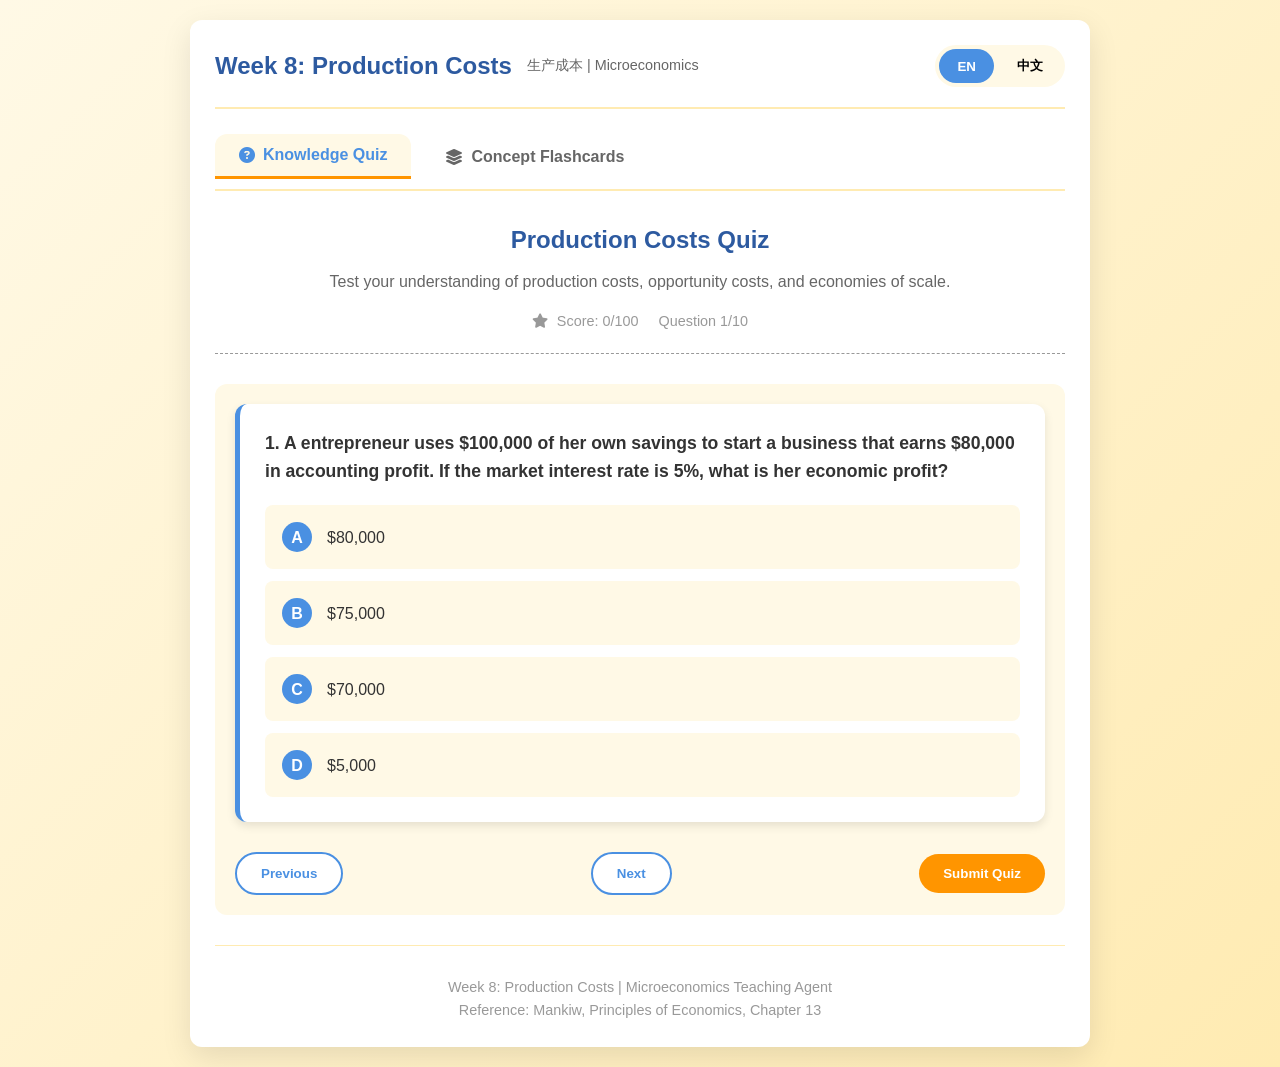
<file: index.html>
<!DOCTYPE html>
<html lang="en">
<head>
    <meta charset="UTF-8">
    <meta name="viewport" content="width=device-width, initial-scale=1.0">
    <title>Week 8: Production Costs | Microeconomics</title>
    <link rel="stylesheet" href="style.css">
    <link rel="stylesheet" href="https://cdnjs.cloudflare.com/ajax/libs/font-awesome/6.4.0/css/all.min.css">
    <style>
        :root{--primary-blue:#4A90E2;--primary-blue-dark:#2D5AA0;--accent-orange:#FF9500;--accent-orange-dark:#FF6B35;--bg-yellow-light:#FFF9E6;--bg-yellow-medium:#FFEBB2;--text-dark:#333;--text-medium:#666;--text-light:#999;--white:#fff;--shadow:rgba(0,0,0,.1);--border-radius:12px}
        *{margin:0;padding:0;box-sizing:border-box}
        body{font-family:Segoe UI,Tahoma,Geneva,Verdana,sans-serif;background:linear-gradient(135deg,var(--bg-yellow-light),var(--bg-yellow-medium));color:var(--text-dark);line-height:1.6;min-height:100vh;padding:20px}
        .container{max-width:900px;margin:0 auto;background:var(--white);border-radius:var(--border-radius);box-shadow:0 10px 30px var(--shadow);padding:25px}
        header{display:flex;justify-content:space-between;align-items:center;padding-bottom:20px;border-bottom:2px solid var(--bg-yellow-medium);margin-bottom:25px}
        .logo h1{font-size:1.5rem;color:var(--primary-blue-dark)}
        .logo .subtitle{font-size:0.9rem;color:var(--text-medium)}
        .language-switch{display:flex;gap:5px;background:var(--bg-yellow-light);border-radius:30px;padding:4px}
        .lang-btn{padding:8px 18px;border:none;background:transparent;border-radius:30px;font-weight:700;cursor:pointer;transition:all .3s}
        .lang-btn.active{background:var(--primary-blue);color:var(--white)}
        .lang-btn:hover:not(.active){background:var(--bg-yellow-medium)}
        .tabs{display:flex;gap:10px;margin-bottom:30px;border-bottom:2px solid var(--bg-yellow-medium);padding-bottom:10px}
        .tab-btn{padding:12px 24px;border:none;background:transparent;border-radius:var(--border-radius) var(--border-radius) 0 0;font-size:1rem;font-weight:600;color:var(--text-medium);cursor:pointer;display:flex;align-items:center;gap:8px;transition:all .3s}
        .tab-btn.active{color:var(--primary-blue);background:var(--bg-yellow-light);border-bottom:3px solid var(--accent-orange)}
        .tab-btn:hover:not(.active){color:var(--primary-blue-dark);background:var(--bg-yellow-light)}
        .tab-content{display:none;animation:fadeIn .5s}
        .tab-content.active{display:block}
        @keyframes fadeIn{from{opacity:0}to{opacity:1}}
        .quiz-header,.flashcards-header{text-align:center;margin-bottom:30px;padding-bottom:20px;border-bottom:1px dashed var(--text-light)}
        .quiz-header h2,.flashcards-header h2{color:var(--primary-blue-dark);margin-bottom:10px}
        .quiz-header p,.flashcards-header p{color:var(--text-medium);max-width:700px;margin:0 auto 15px}
        .quiz-meta,.flashcards-meta{display:flex;justify-content:center;gap:20px;font-size:.9rem;color:var(--text-light)}
        .quiz-container{padding:20px;background:var(--bg-yellow-light);border-radius:var(--border-radius);margin-bottom:30px}
        .question-card{background:var(--white);border-radius:var(--border-radius);padding:25px;margin-bottom:25px;box-shadow:0 4px 10px var(--shadow);border-left:5px solid var(--primary-blue)}
        .question-text{font-size:1.1rem;font-weight:600;margin-bottom:20px}
        .options{display:grid;grid-template-columns:1fr;gap:12px}
        .option{display:flex;align-items:center;padding:15px;background:var(--bg-yellow-light);border-radius:8px;cursor:pointer;transition:all .3s;border:2px solid transparent}
        .option:hover{background:var(--bg-yellow-medium)}
        .option.selected{border-color:var(--primary-blue);background:rgba(74,144,226,.1)}
        .option-letter{display:inline-flex;align-items:center;justify-content:center;width:30px;height:30px;background:var(--primary-blue);color:var(--white);border-radius:50%;margin-right:15px;font-weight:700}
        .option-text{flex:1}
        .quiz-controls{display:flex;justify-content:space-between;align-items:center;margin-top:30px}
        .quiz-controls button{padding:12px 24px;border:none;border-radius:30px;font-weight:600;cursor:pointer;transition:all .3s}
        #prev-btn,#next-btn{background:var(--white);color:var(--primary-blue);border:2px solid var(--primary-blue)}
        #prev-btn:hover,#next-btn:hover{background:var(--primary-blue);color:var(--white)}
        #submit-btn{background:var(--accent-orange);color:var(--white)}
        #submit-btn:hover{background:var(--accent-orange-dark)}
        #result-container{background:var(--white);border-radius:var(--border-radius);padding:30px;text-align:center;border:2px solid var(--bg-yellow-medium)}
        .score-display{margin:25px 0}
        .score-circle{width:150px;height:150px;border-radius:50%;background:linear-gradient(135deg,var(--primary-blue),var(--accent-orange));color:var(--white);display:flex;align-items:center;justify-content:center;font-size:2.5rem;font-weight:700;margin:0 auto 20px}
        #score-message{font-size:1.2rem;color:var(--text-medium)}
        #retry-btn{margin-top:20px;padding:12px 30px;background:var(--primary-blue);color:var(--white);border:none;border-radius:30px;font-weight:600;cursor:pointer}
        #retry-btn:hover{background:var(--primary-blue-dark)}
        .flashcards-container{padding:20px;background:var(--bg-yellow-light);border-radius:var(--border-radius)}
        .card-area{background:var(--white);border-radius:var(--border-radius);padding:40px;min-height:200px;display:flex;align-items:center;justify-content:center;text-align:center;box-shadow:0 4px 10px var(--shadow);margin-bottom:20px}
        .card-term h2{font-size:2.5rem;color:var(--primary-blue-dark);margin-bottom:10px}
        .card-term .hint{color:var(--text-light);font-size:.9rem}
        .card-nav{display:flex;justify-content:center;align-items:center;gap:20px;margin-bottom:20px}
        .card-nav button{padding:10px 20px;border:none;background:var(--white);color:var(--primary-blue);border:2px solid var(--primary-blue);border-radius:30px;font-weight:600;cursor:pointer}
        .card-nav button:hover{background:var(--primary-blue);color:var(--white)}
        .card-nav span{font-weight:600;color:var(--text-medium)}
        .card-controls{display:flex;justify-content:center;gap:15px;margin-bottom:20px}
        .card-controls button{padding:12px 24px;border:none;border-radius:30px;font-weight:600;cursor:pointer;display:flex;align-items:center;gap:8px}
        #flip-btn{background:var(--white);color:var(--primary-blue);border:2px solid var(--primary-blue)}
        #flip-btn:hover{background:var(--primary-blue);color:var(--white)}
        .master-btn{background:#4CAF50;color:var(--white)}
        .review-btn{background:#FF9800;color:var(--white)}
        .progress{margin-top:20px}
        .progress-bar{height:10px;background:var(--bg-yellow-medium);border-radius:5px;overflow:hidden}
        .progress-fill{height:100%;background:linear-gradient(90deg,var(--primary-blue),var(--accent-orange));transition:width .3s}
        .progress-labels{display:flex;justify-content:space-between;margin-top:10px;font-size:.9rem;color:var(--text-light)}
        .hidden{display:none!important}
        footer{text-align:center;padding-top:30px;margin-top:30px;border-top:1px solid var(--bg-yellow-medium);color:var(--text-light);font-size:.9rem}
        @media(max-width:768px){.container{padding:15px}header{flex-direction:column;gap:15px;text-align:center}.logo h1{font-size:1.3rem}.tabs{flex-wrap:wrap}.tab-btn{padding:10px 15px;font-size:.9rem}.question-card{padding:20px}.card-term h2{font-size:1.8rem}.quiz-controls{flex-direction:column;gap:15px}.quiz-controls button{width:100%}}}
    </style>
</head>
<body>
    <div class="container">
        <header>
            <div class="logo">
                <h1>Week 8: Production Costs</h1>
                <p class="subtitle">生产成本 | Microeconomics</p>
            </div>
            <div class="language-switch">
                <button id="lang-en" class="lang-btn active">EN</button>
                <button id="lang-cn" class="lang-btn">中文</button>
            </div>
        </header>
        
        <div class="tabs">
            <button class="tab-btn active" data-tab="quiz"><i class="fas fa-question-circle"></i> <span>Knowledge Quiz</span></button>
            <button class="tab-btn" data-tab="flashcards"><i class="fas fa-layer-group"></i> <span>Concept Flashcards</span></button>
        </div>
        
        <main>
            <div id="quiz-tab" class="tab-content active">
                <div class="quiz-header">
                    <h2>Production Costs Quiz</h2>
                    <p>Test your understanding of production costs, opportunity costs, and economies of scale.</p>
                    <div class="quiz-meta">
                        <span><i class="fas fa-star"></i> Score: <span id="score-value">0</span>/100</span>
                        <span id="question-counter">Question 1/26</span>
                    </div>
                </div>
                
                <div class="quiz-container">
                    <div id="question-container"></div>
                    <div class="quiz-controls">
                        <button id="prev-btn">Previous</button>
                        <button id="next-btn">Next</button>
                        <button id="submit-btn">Submit Quiz</button>
                    </div>
                </div>
                
                <div id="result-container" class="hidden">
                    <h3>Quiz Results</h3>
                    <div class="score-display">
                        <div class="score-circle"><span id="final-score">0</span>%</div>
                        <p id="score-message">Complete the quiz to see your score.</p>
                    </div>
                    <button id="retry-btn">Try Again</button>
                </div>
            </div>
            
            <div id="flashcards-tab" class="tab-content">
                <div class="flashcards-header">
                    <h2>Core Concepts Flashcards</h2>
                    <p>Flip cards to learn key production cost concepts. Bilingual definitions included.</p>
                    <div class="flashcards-meta">
                        <span><i class="fas fa-layer-group"></i> <span id="card-counter-text">Card 1 of 30</span></span>
                    </div>
                </div>
                
                <div class="flashcards-container">
                    <div class="card-nav">
                        <button id="prev-card">← Previous</button>
                        <span id="card-counter">1</span>
                        <button id="next-card">Next →</button>
                    </div>
                    
                    <div class="card-area" id="flashcard">
                        <div class="card-term">
                            <h2 id="term-display">Loading...</h2>
                            <p class="hint">Click to see definition</p>
                        </div>
                    </div>
                    <div id="card-definition" style="display:none;background:var(--white);padding:20px;border-radius:12px;margin-top:-20px;">
                        <p id="definition-cn" style="font-size:1.1rem;margin-bottom:10px;"></p>
                        <p id="definition-en" style="color:var(--text-medium);margin-bottom:15px;"></p>
                        <p id="example-text" style="background:var(--bg-yellow-light);padding:15px;border-radius:8px;"></p>
                    </div>
                    <div class="card-controls">
                        <button id="flip-btn">Flip Card</button>
                        <button id="master-btn" class="master-btn">Mark as Mastered</button>
                    </div>
                    <div class="progress">
                        <div class="progress-bar"><div class="progress-fill" id="progress-fill" style="width:3.3%;"></div></div>
                        <div class="progress-labels">
                            <span>Progress: <span id="progress-percent">3</span>%</span>
                            <span>Mastered: <span id="mastered-count">0</span>/30</span>
                        </div>
                    </div>
                </div>
            </div>
        </main>
        
        <footer>
            <p>Week 8: Production Costs | Microeconomics Teaching Agent</p>
            <p>Reference: Mankiw, Principles of Economics, Chapter 13</p>
        </footer>
    </div>

    <script>
        // Week 8 Production Costs Data
        const quizData = [
            {
                id: 101,
                question_en: "A entrepreneur uses $100,000 of her own savings to start a business that earns $80,000 in accounting profit. If the market interest rate is 5%, what is her economic profit?",
                question_cn: "一位企业家用她自己的10万美元储蓄创办了一家企业，赚取了8万美元的会计利润。如果市场利率是5%，她的经济利润是多少？",
                options_en: ["$80,000", "$75,000", "$70,000", "$5,000"],
                options_cn: ["80,000美元", "75,000美元", "70,000美元", "5,000美元"],
                answer: 3,
                explanation_en: "Economic profit = Accounting profit - Implicit costs. The implicit cost of using her own savings is $100,000 × 5% = $5,000 (forgone interest). Economic profit = $80,000 - $5,000 = $5,000.",
                explanation_cn: "经济利润 = 会计利润 - 隐性成本。使用自有储蓄的隐性成本是100,000 × 5% = 5,000美元（放弃的利息）。经济利润 = 80,000 - 5,000 = 5,000美元。"
            },
            {
                id: 102,
                question_en: "Which of the following is an example of an explicit cost?",
                question_cn: "以下哪项是显性成本的例子？",
                options_en: ["The owner's opportunity cost of time spent managing the business", "Foregone salary the owner could have earned elsewhere", "Wages paid to employees", "The owner's foregone rental income from using own property"],
                options_cn: ["业主花时间管理企业的机会成本", "业主在其他地方放弃的薪水", "支付给员工的工资", "业主使用自己房产放弃的租金收入"],
                answer: 2,
                explanation_en: "Explicit costs are actual cash payments. Wages paid to employees are direct monetary payments. Opportunity costs like foregone salary or rental income are implicit costs (non-cash).",
                explanation_cn: "显性成本是实际的现金支付。支付给员工的工资是直接的货币支付。像放弃的薪水或租金收入这样的机会成本是隐性成本（非现金）。"
            },
            {
                id: 103,
                question_en: "A bakery owner uses her own building for her bakery. The building could be rented for $2,000/month. This $2,000 is:",
                question_cn: "一位面包店老板用自己的建筑经营面包店。这栋建筑可以以每月2,000美元出租。这2,000美元是：",
                options_en: ["An explicit cost", "An implicit cost", "A variable cost", "A fixed cost"],
                options_cn: ["显性成本", "隐性成本", "可变成本", "固定成本"],
                answer: 1,
                explanation_en: "This is an implicit cost because it's an opportunity cost - the foregone rental income from using the building herself rather than renting it out. No actual cash payment is made.",
                explanation_cn: "这是隐性成本，因为它是机会成本——使用建筑而不是出租它的放弃租金收入。没有实际的现金支付。"
            },
            {
                id: 104,
                question_en: "Normal profit is defined as:",
                question_cn: "正常利润的定义是：",
                options_en: ["The minimum profit needed to keep entrepreneurs in the industry", "Revenue minus all explicit costs", "Revenue minus all costs including opportunity costs", "The profit earned when economic profit equals zero"],
                options_cn: ["保持企业家留在该行业所需的最低利润", "收入减去所有显性成本", "收入减去包括机会成本在内的所有成本", "经济利润等于零时获得的利润"],
                answer: 3,
                explanation_en: "Normal profit equals the total opportunity cost of production, including both explicit and implicit costs. When economic profit = 0, the firm is earning exactly its normal profit - enough to stay in business but no more than the next best alternative.",
                explanation_cn: "正常利润等于生产的总机会成本，包括显性成本和隐性成本。当经济利润=0时，企业获得的正好是正常利润——足以留在行业中但不超过次优选择。"
            },
            {
                id: 105,
                question_en: "A firm has total revenue of $500,000, explicit costs of $300,000, and implicit costs of $250,000. What is the accounting profit and economic profit?",
                question_cn: "某企业有50万美元的总收入，30万美元的显性成本和25万美元的隐性成本。会计利润和经济利润是多少？",
                options_en: ["Accounting profit = $200,000; Economic profit = -$50,000", "Accounting profit = $200,000; Economic profit = $50,000", "Accounting profit = $550,000; Economic profit = $300,000", "Accounting profit = $200,000; Economic profit = $0"],
                options_cn: ["会计利润=200,000美元；经济利润=-50,000美元", "会计利润=200,000美元；经济利润=50,000美元", "会计利润=550,000美元；经济利润=300,000美元", "会计利润=200,000美元；经济利润=0美元"],
                answer: 0,
                explanation_en: "Accounting profit = Total Revenue - Explicit costs = $500,000 - $300,000 = $200,000. Economic profit = Accounting profit - Implicit costs = $200,000 - $250,000 = -$50,000 (a loss).",
                explanation_cn: "会计利润 = 总收入 - 显性成本 = 500,000 - 300,000 = 200,000美元。经济利润 = 会计利润 - 隐性成本 = 200,000 - 250,000 = -50,000美元（亏损）。"
            },
            {
                id: 106,
                question_en: "The production function shows the relationship between:",
                question_cn: "生产函数显示以下哪两者之间的关系：",
                options_en: ["Price and quantity demanded", "Input quantities and output quantity", "Marginal cost and marginal revenue", "Fixed cost and variable cost"],
                options_cn: ["价格与需求量", "投入数量与产出数量", "边际成本与边际收益", "固定成本与可变成本"],
                answer: 1,
                explanation_en: "The production function describes the technological relationship showing how much output (Q) can be produced with different combinations of inputs like labor (L) and capital (K): Q = f(L, K).",
                explanation_cn: "生产函数描述了技术关系，显示用不同组合的投入（如劳动L和资本K）可以生产多少产出Q：Q = f(L, K)。"
            },
            {
                id: 107,
                question_en: "Marginal Product (MP) is defined as:",
                question_cn: "边际产量（MP）的定义是：",
                options_en: ["Output divided by total inputs", "Change in total output from adding one more unit of input", "Average output per worker", "Total output at the minimum point of the production function"],
                options_cn: ["产出除以总投入", "增加一单位投入所带来的总产出变化", "每个工人的平均产出", "生产函数最低点的总产出"],
                answer: 1,
                explanation_en: "Marginal Product = Change in Total Product / Change in Input. MP measures the additional output from hiring one more unit of labor (or other input), holding other inputs constant.",
                explanation_cn: "边际产量 = 总产量的变化 / 投入的变化。MP测量的是雇用一单位额外劳动（或其他投入）所带来的额外产出，同时保持其他投入不变。"
            },
            {
                id: 108,
                question_en: "Based on the table, what is the marginal product of the 3rd worker?\n\n| Workers | Total Product |\n|---------|---------------|\n| 0 | 0 |\n| 1 | 10 |\n| 2 | 22 |\n| 3 | 30 |\n| 4 | 36 |",
                question_cn: "根据下表，第3个工人的边际产量是多少？\n\n| 工人数量 | 总产量 |\n|---------|---------------|\n| 0 | 0 |\n| 1 | 10 |\n| 2 | 22 |\n| 3 | 30 |\n| 4 | 36 |",
                options_en: ["8 units", "10 units", "12 units", "30 units"],
                options_cn: ["8单位", "10单位", "12单位", "30单位"],
                answer: 0,
                explanation_en: "Marginal Product of 3rd worker = TP(3) - TP(2) = 30 - 22 = 8 units. The MP is decreasing, demonstrating diminishing marginal returns.",
                explanation_cn: "第3个工人的边际产量 = TP(3) - TP(2) = 30 - 22 = 8单位。边际产量的递减表明边际收益递减。"
            },
            {
                id: 109,
                question_en: "The Law of Diminishing Marginal Returns states that:",
                question_cn: "边际收益递减规律表明：",
                options_en: ["Total output always decreases as more inputs are added", "Adding more of one input, while holding others constant, will eventually decrease marginal product", "Average product always exceeds marginal product", "The production function eventually becomes horizontal"],
                options_cn: ["总产出总是随着投入的增加而减少", "在保持其他投入不变的情况下，增加一种投入最终会减少边际产量", "平均产量总是超过边际产量", "生产函数最终变得水平"],
                answer: 1,
                explanation_en: "Diminishing marginal returns occur because, as you add more of a variable input to fixed inputs, the marginal product of the variable input eventually declines. This is a technological relationship in the short run.",
                explanation_cn: "边际收益递减发生是因为，当你在固定投入上增加更多可变投入时，可变投入的边际产量最终会下降。这是短期内的技术关系。"
            },
            {
                id: 110,
                question_en: "When marginal product is greater than average product:",
                question_cn: "当边际产量大于平均产量时：",
                options_en: ["Average product is decreasing", "Average product is increasing", "Marginal product is decreasing", "Total product is at its maximum"],
                options_cn: ["平均产量正在下降", "平均产量正在上升", "边际产量正在下降", "总产量处于最大值"],
                answer: 1,
                explanation_en: "When MP > AP, the average is being pulled upward, so AP is increasing. Think of it like grades: if you score above average on a test, your average goes up.",
                explanation_cn: "当MP > AP时，平均被向上拉，所以AP在上升。就像成绩一样：如果你考试成绩高于平均分，你的平均分会上升。"
            }
        ];

        const flashcardsData = [
            {term:"Opportunity Cost",cn:"机会成本 - 为获取某项资源而放弃的最高价值替代选择",en:"The highest-valued alternative that must be given up to obtain something",ex:"Going to graduate school means giving up the salary you could earn working / 读研究生意味着放弃工作时可以获得的薪水"},
            {term:"Explicit Cost",cn:"显性成本 - 实际货币支付的现金支出",en:"Direct monetary payments for resources used in production",ex:"Wages paid to workers, rent paid for office space / 支付给工人的工资，支付给办公空间的租金"},
            {term:"Implicit Cost",cn:"隐性成本 - 机会成本，非现金但同样真实",en:"Non-cash opportunity costs of using resources owned by the firm",ex:"Owner using own savings instead of earning interest / 业主使用自己的储蓄而不是赚取利息"},
            {term:"Accounting Profit",cn:"会计利润 - 收入减去显性成本",en:"Total revenue minus explicit costs",ex:"Revenue $500,000 - Explicit costs $300,000 = $200,000 / 收入500,000 - 显性成本300,000 = 200,000"},
            {term:"Economic Profit",cn:"经济利润 - 收入减去所有成本（显性+隐性）",en:"Total revenue minus ALL costs (explicit + implicit including normal profit)",ex:"Economic profit = 0 means the firm is earning normal profit / 经济利润=0意味着企业正在获得正常利润"},
            {term:"Normal Profit",cn:"正常利润 - 经济利润为零时的利润水平",en:"Profit equal to the total opportunity cost; occurs when economic profit is zero",ex:"Minimum profit needed to keep entrepreneurs in the industry / 保持企业家留在该行业所需的最低利润"},
            {term:"Production Function",cn:"生产函数 - 投入与最大产出之间的关系",en:"The relationship between inputs and the maximum output that can be produced",ex:"Q = f(L, K) shows output depends on labor and capital / Q = f(L, K)显示产出取决于劳动和资本"},
            {term:"Marginal Product (MP)",cn:"边际产量 - 增加一单位投入所增加的产出",en:"Change in total output from adding one more unit of an input",ex:"MP of 3rd worker = Total output with 3 workers - Total output with 2 workers / 第3个工人的MP = 3个工人的总产出 - 2个工人的总产出"},
            {term:"Diminishing Marginal Returns",cn:"边际收益递减 - 超过某一点后边际产量下降",en:"When adding more of one input eventually leads to decreasing marginal product",ex:"Adding too many workers to a fixed workspace reduces efficiency / 向固定工作空间添加太多工人会降低效率"},
            {term:"Total Cost (TC)",cn:"总成本 - 固定成本加可变成本",en:"Total of all production costs = TFC + TVC",ex:"TC = $50,000 (TFC) + $100,000 (TVC) = $150,000"},
            {term:"Average Total Cost (ATC)",cn:"平均总成本 - 总成本除以产量",en:"Total cost divided by quantity of output; also called AC (Average Cost)",ex:"ATC = TC / Q = $150,000 / 10,000 = $15 per unit"},
            {term:"Marginal Cost (MC)",cn:"边际成本 - 增加一单位产出所增加的成本",en:"Change in total cost from producing one more unit",ex:"MC = Change in TC / Change in Q = $1,000 / 100 = $10 per unit"},
            {term:"Fixed Cost (FC)",cn:"固定成本 - 不随产量变化的成本",en:"Costs that do not vary with the quantity of output produced",ex:"Rent, insurance, fixed equipment depreciation / 租金、保险、固定设备折旧"},
            {term:"Variable Cost (VC)",cn:"可变成本 - 随产量变化的成本",en:"Costs that vary with the quantity of output produced",ex:"Raw materials, hourly wages, electricity for production / 原材料、计时工资、生产用电"},
            {term:"ATC Curve Shape",cn:"ATC曲线形状 - U型（边际成本先降后升）",en:"U-shaped because of opposing forces: spreading overhead and diminishing returns",ex:"At low output: spreading overhead dominates. At high output: diminishing returns dominate / 低产量：分摊管理费用占主导。高产量：边际收益递减占主导"},
            {term:"Economies of Scale",cn:"规模经济 - 产量增加导致长期平均成本下降",en:"Long-run average total cost falls as output increases",ex:"Larger factories allow specialization and lower per-unit costs / 更大的工厂允许专业化并降低单位成本"},
            {term:"Diseconomies of Scale",cn:"规模不经济 - 产量增加导致长期平均成本上升",en:"Long-run average total cost rises as output increases",ex:"Managing a very large organization becomes complex and costly / 管理非常大的组织变得复杂且成本高昂"},
            {term:"Constant Returns to Scale",cn:"规模收益不变 - 产量增加不影响长期平均成本",en:"Long-run average total cost remains constant as output changes",ex:"Output doubles and ATC stays the same / 产出翻倍，ATC保持不变"},
            {term:"Efficient Scale",cn:"有效规模 - ATC最低点的产量",en:"Quantity that minimizes average total cost",ex:"The point where MC curve crosses ATC curve from below / MC曲线从下方穿过ATC曲线的交点"},
            {term:"Short Run vs Long Run",cn:"短期vs长期 - 区分标准是是否有固定投入",en:"Short run: at least one input is fixed. Long run: all inputs can vary",ex:"Factory size is fixed in short run but can be changed in long run / 工厂规模在短期内固定，但长期可以改变"}
        ];

        // State
        let currentQuestion = 0;
        let userAnswers = new Array(quizData.length).fill(null);
        let quizSubmitted = false;
        let currentCard = 0;
        let masteredCards = new Set();
        let isFlipped = false;
        let currentLang = 'en';

        // DOM Elements
        const langEnBtn = document.getElementById('lang-en');
        const langCnBtn = document.getElementById('lang-cn');
        const tabBtns = document.querySelectorAll('.tab-btn');
        const tabContents = document.querySelectorAll('.tab-content');
        const questionContainer = document.getElementById('question-container');
        const prevBtn = document.getElementById('prev-btn');
        const nextBtn = document.getElementById('next-btn');
        const submitBtn = document.getElementById('submit-btn');
        const resultContainer = document.getElementById('result-container');
        const retryBtn = document.getElementById('retry-btn');
        const scoreValue = document.getElementById('score-value');
        const finalScore = document.getElementById('final-score');
        const scoreMessage = document.getElementById('score-message');
        const questionCounter = document.getElementById('question-counter');
        const prevCardBtn = document.getElementById('prev-card');
        const nextCardBtn = document.getElementById('next-card');
        const flipBtn = document.getElementById('flip-btn');
        const masterBtn = document.getElementById('master-btn');
        const flashcard = document.getElementById('flashcard');
        const cardDefinition = document.getElementById('card-definition');
        const termDisplay = document.getElementById('term-display');
        const definitionCn = document.getElementById('definition-cn');
        const definitionEn = document.getElementById('definition-en');
        const exampleText = document.getElementById('example-text');
        const cardCounter = document.getElementById('card-counter');
        const cardCounterText = document.getElementById('card-counter-text');
        const progressFill = document.getElementById('progress-fill');
        const progressPercent = document.getElementById('progress-percent');
        const masteredCount = document.getElementById('mastered-count');

        // Language Switching
        langEnBtn.addEventListener('click', () => switchLanguage('en'));
        langCnBtn.addEventListener('click', () => switchLanguage('cn'));

        function switchLanguage(lang) {
            currentLang = lang;
            if (lang === 'en') {
                langEnBtn.classList.add('active');
                langCnBtn.classList.remove('active');
            } else {
                langCnBtn.classList.add('active');
                langEnBtn.classList.remove('active');
            }
            renderQuestion();
            renderFlashcard();
        }

        // Tab Switching
        tabBtns.forEach(btn => {
            btn.addEventListener('click', () => {
                const tab = btn.getAttribute('data-tab');
                tabBtns.forEach(b => b.classList.remove('active'));
                tabContents.forEach(c => c.classList.remove('active'));
                btn.classList.add('active');
                document.getElementById(tab + '-tab').classList.add('active');
            });
        });

        // Quiz Functions
        function renderQuestion() {
            const q = quizData[currentQuestion];
            const questionText = currentLang === 'en' ? q.question_en : q.question_cn;
            const options = currentLang === 'en' ? q.options_en : q.options_cn;
            
            const html = `
                <div class="question-card">
                    <p class="question-text">${currentQuestion + 1}. ${questionText}</p>
                    <div class="options">
                        ${options.map((opt, i) => `
                            <div class="option ${userAnswers[currentQuestion] === i ? 'selected' : ''}" data-index="${i}">
                                <span class="option-letter">${String.fromCharCode(65 + i)}</span>
                                <span class="option-text">${opt}</span>
                            </div>
                        `).join('')}
                    </div>
                </div>
            `;
            questionContainer.innerHTML = html;
            
            document.querySelectorAll('.option').forEach(opt => {
                opt.addEventListener('click', () => {
                    if (!quizSubmitted) {
                        userAnswers[currentQuestion] = parseInt(opt.getAttribute('data-index'));
                        renderQuestion();
                    }
                });
            });
            
            prevBtn.disabled = currentQuestion === 0;
            nextBtn.disabled = currentQuestion === quizData.length - 1;
            questionCounter.textContent = `Question ${currentQuestion + 1}/${quizData.length}`;
        }

        prevBtn.addEventListener('click', () => {
            if (currentQuestion > 0) {
                currentQuestion--;
                renderQuestion();
            }
        });

        nextBtn.addEventListener('click', () => {
            if (currentQuestion < quizData.length - 1) {
                currentQuestion++;
                renderQuestion();
            }
        });

        submitBtn.addEventListener('click', () => {
            quizSubmitted = true;
            let score = 0;
            quizData.forEach((q, i) => {
                if (userAnswers[i] === q.answer) score++;
            });
            const percentage = Math.round((score / quizData.length) * 100);
            
            let html = `
                <h3>Quiz Results</h3>
                <div class="score-display">
                    <div class="score-circle"><span id="final-score">${percentage}</span>%</div>
                    <p id="score-message">You got ${score} out of ${quizData.length} questions correct!</p>
                </div>
            `;
            
            html += '<div style="text-align:left;margin-top:20px;">';
            quizData.forEach((q, i) => {
                const isCorrect = userAnswers[i] === q.answer;
                const yourAnswer = currentLang === 'en' ? q.options_en[userAnswers[i]] : q.options_cn[userAnswers[i]];
                const correctAnswer = currentLang === 'en' ? q.options_en[q.answer] : q.options_cn[q.answer];
                const explanation = currentLang === 'en' ? q.explanation_en : q.explanation_cn;
                
                html += `
                    <div style="margin-bottom:15px;padding:15px;background:${isCorrect ? '#e8f5e9' : '#ffebee'};border-radius:8px;">
                        <p style="font-weight:bold;">${i + 1}. ${currentLang === 'en' ? q.question_en : q.question_cn}</p>
                        <p style="color:${isCorrect ? '#4CAF50' : '#f44336'};">${isCorrect ? '✓' : '✗'} ${currentLang === 'en' ? 'Your answer' : '你的答案'}: ${yourAnswer}</p>
                        ${!isCorrect ? `<p style="color:#4CAF50;">${currentLang === 'en' ? 'Correct answer' : '正确答案'}: ${correctAnswer}</p>` : ''}
                        <p style="font-size:0.9rem;color:#666;margin-top:5px;">${currentLang === 'en' ? 'Explanation' : '解析'}: ${explanation}</p>
                    </div>
                `;
            });
            html += '</div>';
            
            resultContainer.innerHTML = html + '<button id="retry-btn" onclick="retryQuiz()">Try Again</button>';
            resultContainer.classList.remove('hidden');
            questionContainer.classList.add('hidden');
            document.querySelector('.quiz-controls').classList.add('hidden');
            
            scoreValue.textContent = percentage;
            finalScore.textContent = percentage;
        });

        function retryQuiz() {
            currentQuestion = 0;
            userAnswers = new Array(quizData.length).fill(null);
            quizSubmitted = false;
            resultContainer.classList.add('hidden');
            questionContainer.classList.remove('hidden');
            document.querySelector('.quiz-controls').classList.remove('hidden');
            renderQuestion();
        }

        // Flashcard Functions
        function renderFlashcard() {
            const card = flashcardsData[currentCard];
            termDisplay.textContent = card.term;
            definitionCn.textContent = card.cn;
            definitionEn.textContent = card.en;
            exampleText.textContent = card.example;
            cardCounter.textContent = currentCard + 1;
            cardCounterText.textContent = `Card ${currentCard + 1}/${flashcardsData.length}`;
            progressPercent.textContent = Math.round(((currentCard + 1) / flashcardsData.length) * 100);
            progressFill.style.width = `${((currentCard + 1) / flashcardsData.length) * 100}%`;
            masteredCount.textContent = masteredCards.size;
            
            if (masteredCards.has(currentCard)) {
                masterBtn.textContent = 'Mark as Unmastered';
                masterBtn.classList.remove('master-btn');
                masterBtn.classList.add('review-btn');
            } else {
                masterBtn.textContent = 'Mark as Mastered';
                masterBtn.classList.add('master-btn');
                masterBtn.classList.remove('review-btn');
            }
            
            prevCardBtn.disabled = currentCard === 0;
            nextCardBtn.disabled = currentCard === flashcardsData.length - 1;
        }

        flipBtn.addEventListener('click', () => {
            isFlipped = !isFlipped;
            if (isFlipped) {
                flashcard.querySelector('.card-term').style.display = 'none';
                cardDefinition.style.display = 'block';
                flipBtn.textContent = 'Show Term';
            } else {
                flashcard.querySelector('.card-term').style.display = 'block';
                cardDefinition.style.display = 'none';
                flipBtn.textContent = 'Flip Card';
            }
        });

        masterBtn.addEventListener('click', () => {
            if (masteredCards.has(currentCard)) {
                masteredCards.delete(currentCard);
            } else {
                masteredCards.add(currentCard);
            }
            masteredCount.textContent = masteredCards.size;
            renderFlashcard();
        });

        prevCardBtn.addEventListener('click', () => {
            if (currentCard > 0) {
                currentCard--;
                isFlipped = false;
                flashcard.querySelector('.card-term').style.display = 'block';
                cardDefinition.style.display = 'none';
                flipBtn.textContent = 'Flip Card';
                renderFlashcard();
            }
        });

        nextCardBtn.addEventListener('click', () => {
            if (currentCard < flashcardsData.length - 1) {
                currentCard++;
                isFlipped = false;
                flashcard.querySelector('.card-term').style.display = 'block';
                cardDefinition.style.display = 'none';
                flipBtn.textContent = 'Flip Card';
                renderFlashcard();
            }
        });

        // Initialize
        renderQuestion();
        renderFlashcard();
    </script>
</body>
</html>
</file>
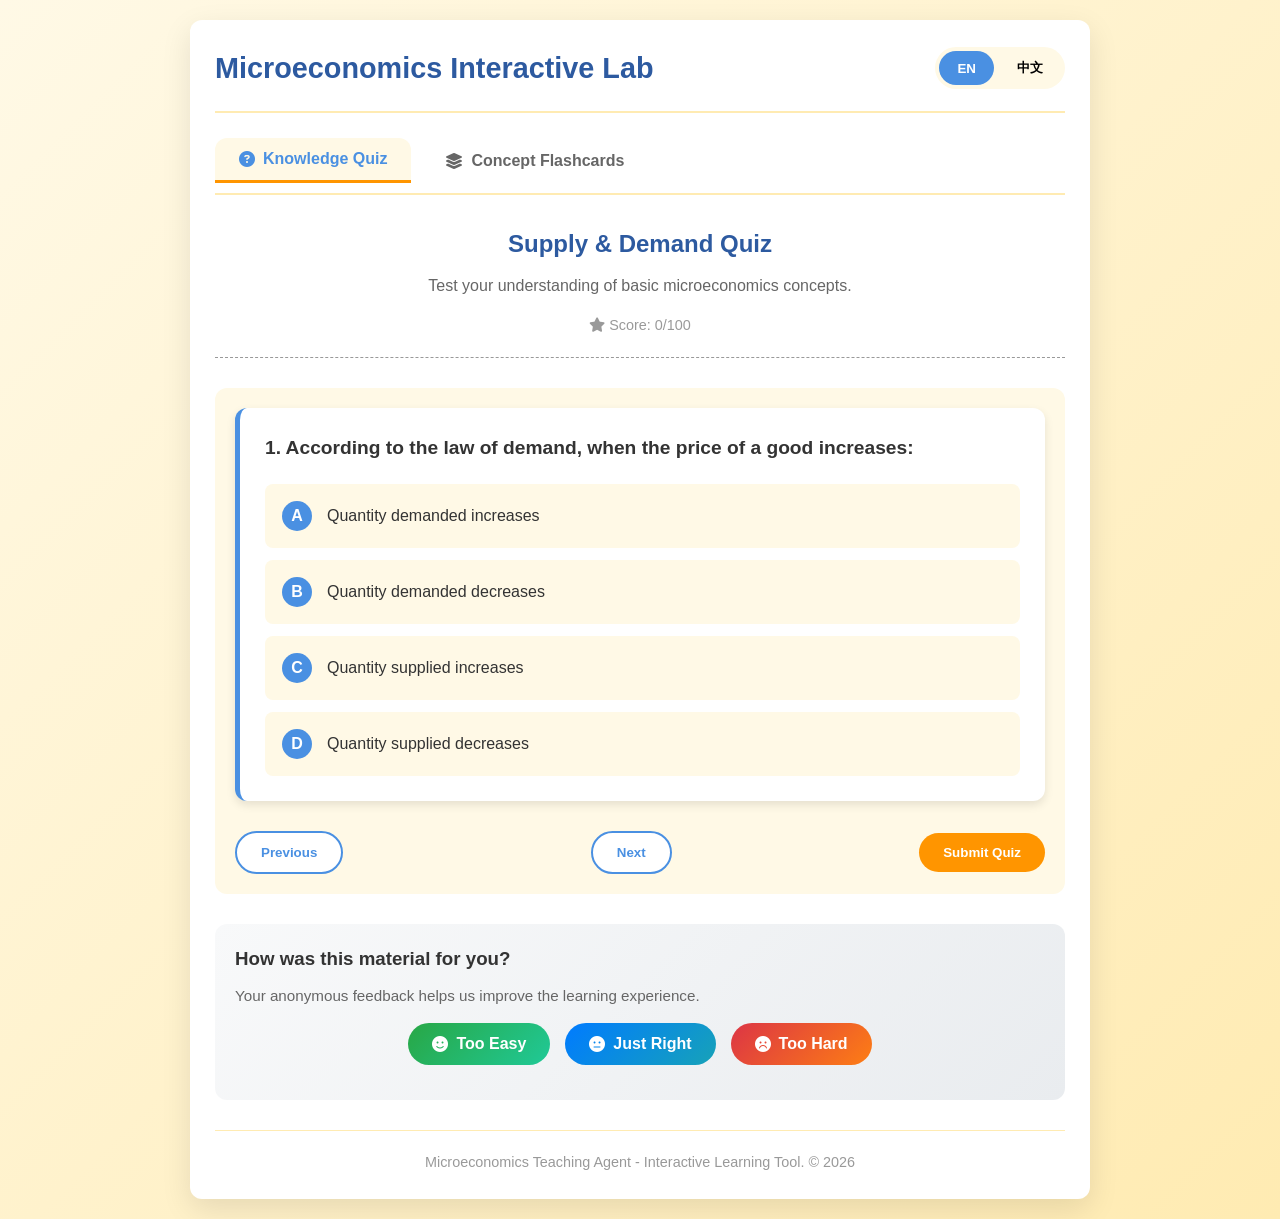
<file: index-fixed.html>
<!DOCTYPE html>
<html lang="en">
<head>
    <meta charset="UTF-8">
    <meta name="viewport" content="width=device-width, initial-scale=1.0">
    <title>Microeconomics Interactive Learning</title>
    <style>
:root{--primary-blue:#4A90E2;--primary-blue-dark:#2D5AA0;--accent-orange:#FF9500;--accent-orange-dark:#FF6B35;--bg-yellow-light:#FFF9E6;--bg-yellow-medium:#FFEBB2;--text-dark:#333;--text-medium:#666;--text-light:#999;--white:#fff;--shadow:rgba(0,0,0,.1);--border-radius:12px}
*{margin:0;padding:0;box-sizing:border-box}
body{font-family:Segoe UI,Tahoma,Geneva,Verdana,sans-serif;background:linear-gradient(135deg,var(--bg-yellow-light),var(--bg-yellow-medium));color:var(--text-dark);line-height:1.6;min-height:100vh;padding:20px}
.container{max-width:900px;margin:0 auto;background:var(--white);border-radius:var(--border-radius);box-shadow:0 10px 30px var(--shadow);padding:25px}
header{display:flex;justify-content:space-between;align-items:center;padding-bottom:20px;border-bottom:2px solid var(--bg-yellow-medium);margin-bottom:25px}
.logo h1{font-size:1.8rem;color:var(--primary-blue-dark)}
.language-switch{display:flex;gap:5px;background:var(--bg-yellow-light);border-radius:30px;padding:4px}
.lang-btn{padding:8px 18px;border:none;background:transparent;border-radius:30px;font-weight:700;cursor:pointer;transition:all .3s}
.lang-btn.active{background:var(--primary-blue);color:var(--white)}
.lang-btn:hover:not(.active){background:var(--bg-yellow-medium)}
.tabs{display:flex;gap:10px;margin-bottom:30px;border-bottom:2px solid var(--bg-yellow-medium);padding-bottom:10px}
.tab-btn{padding:12px 24px;border:none;background:transparent;border-radius:var(--border-radius) var(--border-radius) 0 0;font-size:1rem;font-weight:600;color:var(--text-medium);cursor:pointer;display:flex;align-items:center;gap:8px;transition:all .3s}
.tab-btn.active{color:var(--primary-blue);background:var(--bg-yellow-light);border-bottom:3px solid var(--accent-orange)}
.tab-btn:hover:not(.active){color:var(--primary-blue-dark);background:var(--bg-yellow-light)}
.tab-content{display:none;animation:fadeIn .5s}
.tab-content.active{display:block}
@keyframes fadeIn{from{opacity:0}to{opacity:1}}
.quiz-header,.flashcards-header{text-align:center;margin-bottom:30px;padding-bottom:20px;border-bottom:1px dashed var(--text-light)}
.quiz-header h2,.flashcards-header h2{color:var(--primary-blue-dark);margin-bottom:10px}
.quiz-header p,.flashcards-header p{color:var(--text-medium);max-width:700px;margin:0 auto 15px}
.quiz-meta,.flashcards-meta{display:flex;justify-content:center;gap:20px;font-size:.9rem;color:var(--text-light)}
.quiz-container{padding:20px;background:var(--bg-yellow-light);border-radius:var(--border-radius);margin-bottom:30px}
.question-card{background:var(--white);border-radius:var(--border-radius);padding:25px;margin-bottom:25px;box-shadow:0 4px 10px var(--shadow);border-left:5px solid var(--primary-blue)}
.question-text{font-size:1.2rem;font-weight:600;margin-bottom:20px}
.options{display:grid;grid-template-columns:1fr;gap:12px}
.option{display:flex;align-items:center;padding:15px;background:var(--bg-yellow-light);border-radius:8px;cursor:pointer;transition:all .3s;border:2px solid transparent}
.option:hover{background:var(--bg-yellow-medium)}
.option.selected{border-color:var(--primary-blue);background:rgba(74,144,226,.1)}
.option-letter{display:inline-flex;align-items:center;justify-content:center;width:30px;height:30px;background:var(--primary-blue);color:var(--white);border-radius:50%;margin-right:15px;font-weight:700}
.option-text{flex:1}
.quiz-controls{display:flex;justify-content:space-between;align-items:center;margin-top:30px}
.quiz-controls button{padding:12px 24px;border:none;border-radius:30px;font-weight:600;cursor:pointer;transition:all .3s}
#prev-btn,#next-btn{background:var(--white);color:var(--primary-blue);border:2px solid var(--primary-blue)}
#prev-btn:hover,#next-btn:hover{background:var(--primary-blue);color:var(--white)}
#submit-btn{background:var(--accent-orange);color:var(--white)}
#submit-btn:hover{background:var(--accent-orange-dark)}
#result-container{background:var(--white);border-radius:var(--border-radius);padding:30px;text-align:center;border:2px solid var(--bg-yellow-medium)}
.score-display{margin:25px 0}
.score-circle{width:150px;height:150px;border-radius:50%;background:linear-gradient(135deg,var(--primary-blue),var(--accent-orange));color:var(--white);display:flex;align-items:center;justify-content:center;font-size:2.5rem;font-weight:700;margin:0 auto 20px}
#score-message{font-size:1.2rem;color:var(--text-medium)}
#retry-btn{margin-top:20px;padding:12px 30px;background:var(--primary-blue);color:var(--white);border:none;border-radius:30px;font-weight:600;cursor:pointer}
#retry-btn:hover{background:var(--primary-blue-dark)}
.flashcards-container{padding:20px;background:var(--bg-yellow-light);border-radius:var(--border-radius)}
.card-nav{display:flex;justify-content:space-between;align-items:center;margin-bottom:30px}
.card-nav button{padding:10px 20px;border:none;background:var(--white);color:var(--primary-blue);border:2px solid var(--primary-blue);border-radius:30px;font-weight:600;cursor:pointer}
.card-nav button:hover{background:var(--primary-blue);color:var(--white)}
#card-counter{font-weight:600}
.card-area{height:300px;margin-bottom:30px;display:flex;align-items:center;justify-content:center;background:var(--white);border-radius:var(--border-radius);box-shadow:0 4px 10px var(--shadow);cursor:pointer}
.card-term h3{font-size:3rem;text-align:center;color:var(--primary-blue-dark)}
.card-area .hint{font-size:.9rem;opacity:.8;text-align:center;margin-top:15px}
.card-controls{display:flex;justify-content:center;gap:15px;margin-bottom:30px}
.card-controls button{padding:12px 24px;border:none;border-radius:30px;font-weight:600;cursor:pointer;display:flex;align-items:center;gap:8px}
#flip-btn{background:var(--white);color:var(--primary-blue);border:2px solid var(--primary-blue)}
#flip-btn:hover{background:var(--primary-blue);color:var(--white)}
.master-btn{background:#4CAF50;color:var(--white)}
.review-btn{background:#FF9800;color:var(--white)}
.progress{background:var(--white);padding:20px;border-radius:var(--border-radius)}
.progress-bar{height:12px;background:var(--bg-yellow-medium);border-radius:6px;overflow:hidden;margin-bottom:15px}
.progress-fill{height:100%;background:linear-gradient(90deg,var(--primary-blue),var(--accent-orange));border-radius:6px;transition:width .5s}
.progress-labels{display:flex;justify-content:space-between;font-size:.9rem;color:var(--text-medium)}
.feedback-section{background:linear-gradient(135deg,#f8f9fa,#e9ecef);border-radius:var(--border-radius);padding:20px;margin-top:30px}
.feedback-section h3{color:var(--text-dark);margin-bottom:10px}
.feedback-section p{color:var(--text-medium);margin-bottom:15px;font-size:.95rem}
.feedback-buttons{display:flex;justify-content:center;gap:15px;margin-bottom:15px}
.feedback-btn{padding:12px 24px;border:none;border-radius:30px;font-weight:600;cursor:pointer;display:flex;align-items:center;gap:8px;font-size:1rem}
.feedback-btn.too-easy{background:linear-gradient(135deg,#28a745,#20c997);color:white}
.feedback-btn.just-right{background:linear-gradient(135deg,#007bff,#17a2b8);color:white}
.feedback-btn.too-hard{background:linear-gradient(135deg,#dc3545,#fd7e14);color:white}
.feedback-btn:hover{transform:translateY(-2px);box-shadow:0 5px 15px rgba(0,0,0,.1)}
#feedback-thankyou{text-align:center;padding:15px;background:#d4edda;border-radius:var(--border-radius);color:#155724;border:1px solid #c3e6cb;margin-top:15px}
.feedback-stats{text-align:center;color:var(--text-light);font-size:.85rem;margin-top:10px}
footer{margin-top:30px;padding-top:20px;border-top:1px solid var(--bg-yellow-medium);text-align:center;color:var(--text-light);font-size:.9rem}
.hidden{display:none!important}
@media(max-width:768px){.container{padding:15px}header{flex-direction:column;gap:15px;text-align:center}.logo h1{font-size:1.5rem}.tabs{flex-wrap:wrap}.tab-btn{padding:10px 15px;font-size:.9rem}.question-card{padding:20px}.card-term h3{font-size:2rem}.quiz-controls{flex-direction:column;gap:15px}.quiz-controls button{width:100%}}
    </style>
</head>
<body>
<div class="container">
    <header>
        <div class="logo">
            <h1>Microeconomics Interactive Lab</h1>
        </div>
        <div class="language-switch">
            <button id="lang-en" class="lang-btn active">EN</button>
            <button id="lang-cn" class="lang-btn">中文</button>
        </div>
    </header>
    
    <nav class="tabs">
        <button class="tab-btn active" data-tab="quiz"><i class="fas fa-question-circle"></i> <span>Knowledge Quiz</span></button>
        <button class="tab-btn" data-tab="flashcards"><i class="fas fa-layer-group"></i> <span>Concept Flashcards</span></button>
    </nav>
    
    <main>
        <div id="quiz-tab" class="tab-content active">
            <div class="quiz-header">
                <h2>Supply & Demand Quiz</h2>
                <p>Test your understanding of basic microeconomics concepts.</p>
                <div class="quiz-meta">
                    <span><i class="fas fa-star"></i> Score: <span id="score-value">0</span>/100</span>
                </div>
            </div>
            
            <div class="quiz-container">
                <div id="question-container"></div>
                <div class="quiz-controls">
                    <button id="prev-btn">Previous</button>
                    <button id="next-btn">Next</button>
                    <button id="submit-btn">Submit Quiz</button>
                </div>
            </div>
            
            <div id="result-container" class="hidden">
                <h3>Quiz Results</h3>
                <div class="score-display">
                    <div class="score-circle"><span id="final-score">0</span>%</div>
                    <p id="score-message">Complete the quiz to see your score.</p>
                </div>
                <button id="retry-btn">Try Again</button>
            </div>
        </div>
        
        <div id="flashcards-tab" class="tab-content">
            <div class="flashcards-header">
                <h2>Core Concepts Flashcards</h2>
                <p>Flip cards to learn key microeconomics terms. Bilingual definitions included.</p>
                <div class="flashcards-meta">
                    <span><i class="fas fa-layer-group"></i> <span id="card-counter-text">Card 1 of 20</span></span>
                </div>
            </div>
            
            <div class="flashcards-container">
                <div class="card-nav">
                    <button id="prev-card">← Previous</button>
                    <span id="card-counter">1</span>
                    <button id="next-card">Next →</button>
                </div>
                
                <div class="card-area" id="flashcard">
                    <div>
                        <h3 id="term-display">Demand</h3>
                        <p class="hint">Click to see definition</p>
                    </div>
                </div>
                <div id="card-definition" style="display:none;background:var(--white);padding:20px;border-radius:12px;margin-top:-20px;">
                    <p id="definition-cn" style="font-size:1.1rem;margin-bottom:10px;"></p>
                    <p id="definition-en" style="color:var(--text-medium);margin-bottom:15px;"></p>
                    <p id="example-text" style="background:var(--bg-yellow-light);padding:15px;border-radius:8px;"></p>
                </div>
                <div class="card-controls">
                    <button id="flip-btn">Flip Card</button>
                    <button id="master-btn" class="master-btn">Mark as Mastered</button>
                </div>
                <div class="progress">
                    <div class="progress-bar"><div class="progress-fill" id="progress-fill" style="width:5%;"></div></div>
                    <div class="progress-labels">
                        <span>Progress: <span id="progress-percent">5</span>%</span>
                        <span>Mastered: <span id="mastered-count">0</span>/20</span>
                    </div>
                </div>
            </div>
        </div>
    </main>
    
    <div class="feedback-section">
        <h3>How was this material for you?</h3>
        <p>Your anonymous feedback helps us improve the learning experience.</p>
        <div class="feedback-buttons">
            <button class="feedback-btn too-easy" data-diff="easy"><i class="fas fa-smile"></i> Too Easy</button>
            <button class="feedback-btn just-right" data-diff="right"><i class="fas fa-meh"></i> Just Right</button>
            <button class="feedback-btn too-hard" data-diff="hard"><i class="fas fa-frown"></i> Too Hard</button>
        </div>
        <div id="feedback-thankyou" class="hidden">
            <p>Thank you for your feedback! Your input has been recorded.</p>
        </div>
    </div>
    
    <footer>
        <p>Microeconomics Teaching Agent - Interactive Learning Tool. © 2026</p>
    </footer>
</div>

<script>
const quizData = [
    {q:"According to the law of demand, when the price of a good increases:",o:["Quantity demanded increases","Quantity demanded decreases","Quantity supplied increases","Quantity supplied decreases"],a:1},
    {q:"The point where the demand and supply curves intersect is called:",o:["Shortage point","Surplus point","Equilibrium point","Price ceiling"],a:2},
    {q:"If the price of coffee beans rises, what happens to the supply curve for coffee?",o:["Shifts left (decrease)","Shifts right (increase)","Movement along the curve","No change"],a:0},
    {q:"Which would cause a rightward shift of the demand curve for movie tickets?",o:["Increase in ticket prices","Decrease in consumer income","Popular new movie release","Higher popcorn prices"],a:2},
    {q:"At the equilibrium price, the quantity demanded equals:",o:["Quantity supplied","Zero","Maximum possible output","Shortage amount"],a:0},
    {q:"A price ceiling set below the equilibrium price leads to:",o:["Surplus","Shortage","No effect","Increase in quality"],a:1},
    {q:"The law of supply describes a ______ relationship between price and quantity supplied.",o:["Direct","Inverse","No","Random"],a:0},
    {q:"If demand increases while supply remains constant, the equilibrium price will:",o:["Increase","Decrease","Remain unchanged","Be indeterminate"],a:0},
    {q:"A movement along the demand curve is caused by:",o:["Change in consumer preferences","Change in price of the good","Change in income","Change in price of related goods"],a:1},
    {q:"Which is NOT a determinant of supply?",o:["Technology","Input prices","Consumer tastes","Number of sellers"],a:2}
];

const flashcardsData = [
    {term:"Demand",cn:"需求 - 消费者愿意且能够购买的商品数量",en:"Quantity consumers are willing/able to buy at various prices",ex:"When it's hot, you want more iced tea / 天气热时你想喝更多冰茶"},
    {term:"Supply",cn:"供给 - 生产者在不同价格下愿意且能够出售的商品数量",en:"Quantity producers are willing/able to sell at various prices",ex:"If milk prices rise, farmers supply more milk / 牛奶价格上涨时农民供给更多"},
    {term:"Equilibrium",cn:"均衡 - 需求量等于供给量时的状态",en:"Point where quantity demanded equals quantity supplied",ex:"The price where bubble tea shops sell exactly what customers want / 奶茶店恰好卖出顾客想买的数量时的价格"},
    {term:"Law of Demand",cn:"需求定律 - 价格与需求量之间的反向关系",en:"Inverse relationship between price and quantity demanded",ex:"As movie tickets get cheaper, more people go to the cinema / 电影票越便宜，看电影的人越多"},
    {term:"Law of Supply",cn:"供给定律 - 价格与供给量之间的正向关系",en:"Direct relationship between price and quantity supplied",ex:"When smartphone prices rise, companies produce more phones / 手机价格上涨时公司生产更多手机"},
    {term:"Consumer Surplus",cn:"消费者剩余 - 最高支付意愿与实际价格的差额",en:"Difference between max price willing to pay and actual price",ex:"You're willing to pay 800 yuan but find it for 500 yuan / 你愿意付800元但发现只卖500元"},
    {term:"Producer Surplus",cn:"生产者剩余 - 实际价格与最低接受价格的差额",en:"Difference between actual price and min acceptable price",ex:"A bakery sells muffins for 5 yuan but costs 2 yuan to make / 面包店以5元卖出成本2元的松饼"},
    {term:"Deadweight Loss",cn:"无谓损失 - 市场扭曲导致的总剩余损失",en:"Loss of total surplus due to market distortion",ex:"Tax reduces quantity traded below efficient level / 税收使交易量降到有效水平以下"},
    {term:"Elasticity",cn:"弹性 - 变量对其他变量变化的反应程度",en:"Measure of how responsive one variable is to changes in another",ex:"Price elasticity = % change in quantity demanded / % change in price / 需求价格弹性 = 需求量变化% / 价格变化%"},
    {term:"Price Ceiling",cn:"价格上限 - 政府规定的最高价格",en:"Government-imposed maximum price",ex:"Rent control creating housing shortages / 租金管制导致住房短缺"},
    {term:"Price Floor",cn:"价格下限 - 政府规定的最低价格",en:"Government-imposed minimum price",ex:"Minimum wage laws / 最低工资法"},
    {term:"Substitute Goods",cn:"替代品 - 一种商品价格上升会导致另一种需求增加",en:"Goods that can replace each other",ex:"Tea and coffee / 茶和咖啡"},
    {term:"Complementary Goods",cn:"互补品 - 一种商品价格上升会导致另一种需求减少",en:"Goods used together",ex:"Cars and gasoline / 汽车和汽油"},
    {term:"Normal Good",cn:"正常品 - 收入增加时需求增加的商品",en:"Good for which demand increases when income rises",ex:"Organic food, travel, education / 有机食品、旅游、教育"},
    {term:"Inferior Good",cn:"低档品 - 收入增加时需求减少的商品",en:"Good for which demand decreases when income rises",ex:"Instant noodles, used cars / 方便面、二手车"},
    {term:"Opportunity Cost",cn:"机会成本 - 为获得某种东西而放弃的次优选择",en:"Value of the next-best alternative foregone",ex:"Choosing to study instead of working / 选择学习而非工作"},
    {term:"Marginal Analysis",cn:"边际分析 - 比较额外成本与额外收益的决策方法",en:"Comparing additional costs and benefits of a decision",ex:"Should I produce one more unit? / 我应该多生产一单位吗？"},
    {term:"Utility",cn:"效用 - 消费者从商品或服务中获得的满足感",en:"Satisfaction from consuming goods/services",ex:"Eating ice cream on a hot day / 热天吃冰淇淋"},
    {term:"Information Asymmetry",cn:"信息不对称 - 交易一方比另一方拥有更多信息",en:"One party has more information than the other",ex:"Used car sellers know more than buyers / 二手车卖家比买家知道更多"},
    {term:"Moral Hazard",cn:"道德风险 - 投保后改变行为承担更少风险",en:"Taking more risks because someone else bears the cost",ex:"Driver becomes less careful after buying insurance / 买了保险后司机变得不那么小心"}
];

// State
let currentQuestion = 0;
let userAnswers = new Array(quizData.length).fill(null);
let quizSubmitted = false;
let currentCard = 0;
let masteredCards = new Set();
let isFlipped = false;
let currentLang = 'en';

// DOM Elements
const langEnBtn = document.getElementById('lang-en');
const langCnBtn = document.getElementById('lang-cn');
const tabBtns = document.querySelectorAll('.tab-btn');
const tabContents = document.querySelectorAll('.tab-content');
const questionContainer = document.getElementById('question-container');
const prevBtn = document.getElementById('prev-btn');
const nextBtn = document.getElementById('next-btn');
const submitBtn = document.getElementById('submit-btn');
const resultContainer = document.getElementById('result-container');
const retryBtn = document.getElementById('retry-btn');
const scoreValue = document.getElementById('score-value');
const finalScore = document.getElementById('final-score');
const scoreMessage = document.getElementById('score-message');
const prevCardBtn = document.getElementById('prev-card');
const nextCardBtn = document.getElementById('next-card');
const flipBtn = document.getElementById('flip-btn');
const masterBtn = document.getElementById('master-btn');
const flashcard = document.getElementById('flashcard');
const cardDefinition = document.getElementById('card-definition');
const termDisplay = document.getElementById('term-display');
const definitionCn = document.getElementById('definition-cn');
const definitionEn = document.getElementById('definition-en');
const exampleText = document.getElementById('example-text');
const cardCounter = document.getElementById('card-counter');
const cardCounterText = document.getElementById('card-counter-text');
const progressFill = document.getElementById('progress-fill');
const progressPercent = document.getElementById('progress-percent');
const masteredCount = document.getElementById('mastered-count');
const feedbackBtns = document.querySelectorAll('.feedback-btn');
const feedbackThankYou = document.getElementById('feedback-thankyou');

// Render Question
function renderQuestion() {
    if (quizSubmitted) return;
    const q = quizData[currentQuestion];
    let html = `<div class="question-card"><div class="question-text">${currentQuestion + 1}. ${q.q}</div><div class="options">`;
    q.o.forEach((opt, i) => {
        const sel = userAnswers[currentQuestion] === i ? 'selected' : '';
        const letter = String.fromCharCode(65 + i);
        html += `<div class="option ${sel}" data-index="${i}"><span class="option-letter">${letter}</span><span class="option-text">${opt}</span></div>`;
    });
    html += '</div></div>';
    questionContainer.innerHTML = html;
    
    document.querySelectorAll('.option').forEach(opt => {
        opt.addEventListener('click', () => {
            userAnswers[currentQuestion] = parseInt(opt.dataset.index);
            renderQuestion();
        });
    });
    
    prevBtn.disabled = currentQuestion === 0;
    nextBtn.disabled = currentQuestion === quizData.length - 1;
}

// Switch Tab
function switchTab(tabName) {
    tabBtns.forEach(btn => {
        btn.classList.toggle('active', btn.dataset.tab === tabName);
    });
    tabContents.forEach(content => {
        content.classList.toggle('active', content.id === tabName + '-tab');
    });
}

// Submit Quiz
function submitQuiz() {
    quizSubmitted = true;
    let correct = 0;
    quizData.forEach((q, i) => {
        if (userAnswers[i] === q.a) correct++;
    });
    const score = Math.round((correct / quizData.length) * 100);
    finalScore.textContent = score;
    scoreMessage.textContent = `You got ${correct} out of ${quizData.length} correct.`;
    scoreValue.textContent = score;
    questionContainer.innerHTML = `<p style="text-align:center;padding:30px;font-size:1.2rem;">Quiz submitted! Click 'Try Again' to retake.</p>`;
    resultContainer.classList.remove('hidden');
}

// Reset Quiz
function resetQuiz() {
    currentQuestion = 0;
    userAnswers = new Array(quizData.length).fill(null);
    quizSubmitted = false;
    resultContainer.classList.add('hidden');
    renderQuestion();
}

// Render Flashcard
function renderFlashcard() {
    const card = flashcardsData[currentCard];
    termDisplay.textContent = card.term;
    definitionCn.textContent = card.cn;
    definitionEn.textContent = card.en;
    exampleText.textContent = card.ex;
    cardCounter.textContent = currentCard + 1;
    cardCounterText.textContent = `Card ${currentCard + 1} of ${flashcardsData.length}`;
    
    const progress = Math.round(((currentCard + 1) / flashcardsData.length) * 100);
    progressFill.style.width = progress + '%';
    progressPercent.textContent = progress;
    masteredCount.textContent = masteredCards.size;
    
    masterBtn.textContent = masteredCards.has(currentCard) ? 'Unmark Mastered' : 'Mark as Mastered';
    
    // Reset flip state
    isFlipped = false;
    flashcard.innerHTML = `<div><h3 id="term-display">${card.term}</h3><p class="hint">Click to see definition</p></div>`;
    cardDefinition.style.display = 'none';
}

// Event Listeners
langEnBtn.addEventListener('click', () => {
    currentLang = 'en';
    langEnBtn.classList.add('active');
    langCnBtn.classList.remove('active');
});

langCnBtn.addEventListener('click', () => {
    currentLang = 'cn';
    langCnBtn.classList.add('active');
    langEnBtn.classList.remove('active');
});

tabBtns.forEach(btn => {
    btn.addEventListener('click', () => switchTab(btn.dataset.tab));
});

prevBtn.addEventListener('click', () => {
    if (currentQuestion > 0) {
        currentQuestion--;
        renderQuestion();
    }
});

nextBtn.addEventListener('click', () => {
    if (currentQuestion < quizData.length - 1) {
        currentQuestion++;
        renderQuestion();
    }
});

submitBtn.addEventListener('click', submitQuiz);
retryBtn.addEventListener('click', resetQuiz);

prevCardBtn.addEventListener('click', () => {
    if (currentCard > 0) {
        currentCard--;
        renderFlashcard();
    }
});

nextCardBtn.addEventListener('click', () => {
    if (currentCard < flashcardsData.length - 1) {
        currentCard++;
        renderFlashcard();
    }
});

flipBtn.addEventListener('click', () => {
    isFlipped = !isFlipped;
    if (isFlipped) {
        const card = flashcardsData[currentCard];
        flashcard.innerHTML = `<div style="padding:20px;text-align:center;"><p style="font-size:1.1rem;margin-bottom:10px;">${card.cn}</p><p style="color:#666;margin-bottom:15px;">${card.en}</p><p style="background:#FFF9E6;padding:15px;border-radius:8px;">${card.ex}</p></div>`;
        cardDefinition.style.display = 'none';
    } else {
        renderFlashcard();
    }
});

flashcard.addEventListener('click', () => {
    isFlipped = !isFlipped;
    if (isFlipped) {
        const card = flashcardsData[currentCard];
        flashcard.innerHTML = `<div style="padding:20px;text-align:center;"><p style="font-size:1.1rem;margin-bottom:10px;">${card.cn}</p><p style="color:#666;margin-bottom:15px;">${card.en}</p><p style="background:#FFF9E6;padding:15px;border-radius:8px;">${card.ex}</p></div>`;
        cardDefinition.style.display = 'none';
    } else {
        renderFlashcard();
    }
});

masterBtn.addEventListener('click', () => {
    if (masteredCards.has(currentCard)) {
        masteredCards.delete(currentCard);
    } else {
        masteredCards.add(currentCard);
    }
    masteredCount.textContent = masteredCards.size;
    masterBtn.textContent = masteredCards.has(currentCard) ? 'Unmark Mastered' : 'Mark as Mastered';
});

feedbackBtns.forEach(btn => {
    btn.addEventListener('click', () => {
        feedbackThankYou.classList.remove('hidden');
        setTimeout(() => feedbackThankYou.classList.add('hidden'), 3000);
    });
});

// Init
renderQuestion();
renderFlashcard();
console.log('Microeconomics Interactive Lab loaded successfully!');
</script>
<link rel="stylesheet" href="https://cdnjs.cloudflare.com/ajax/libs/font-awesome/6.4.0/css/all.min.css">
</body>
</html>
</file>
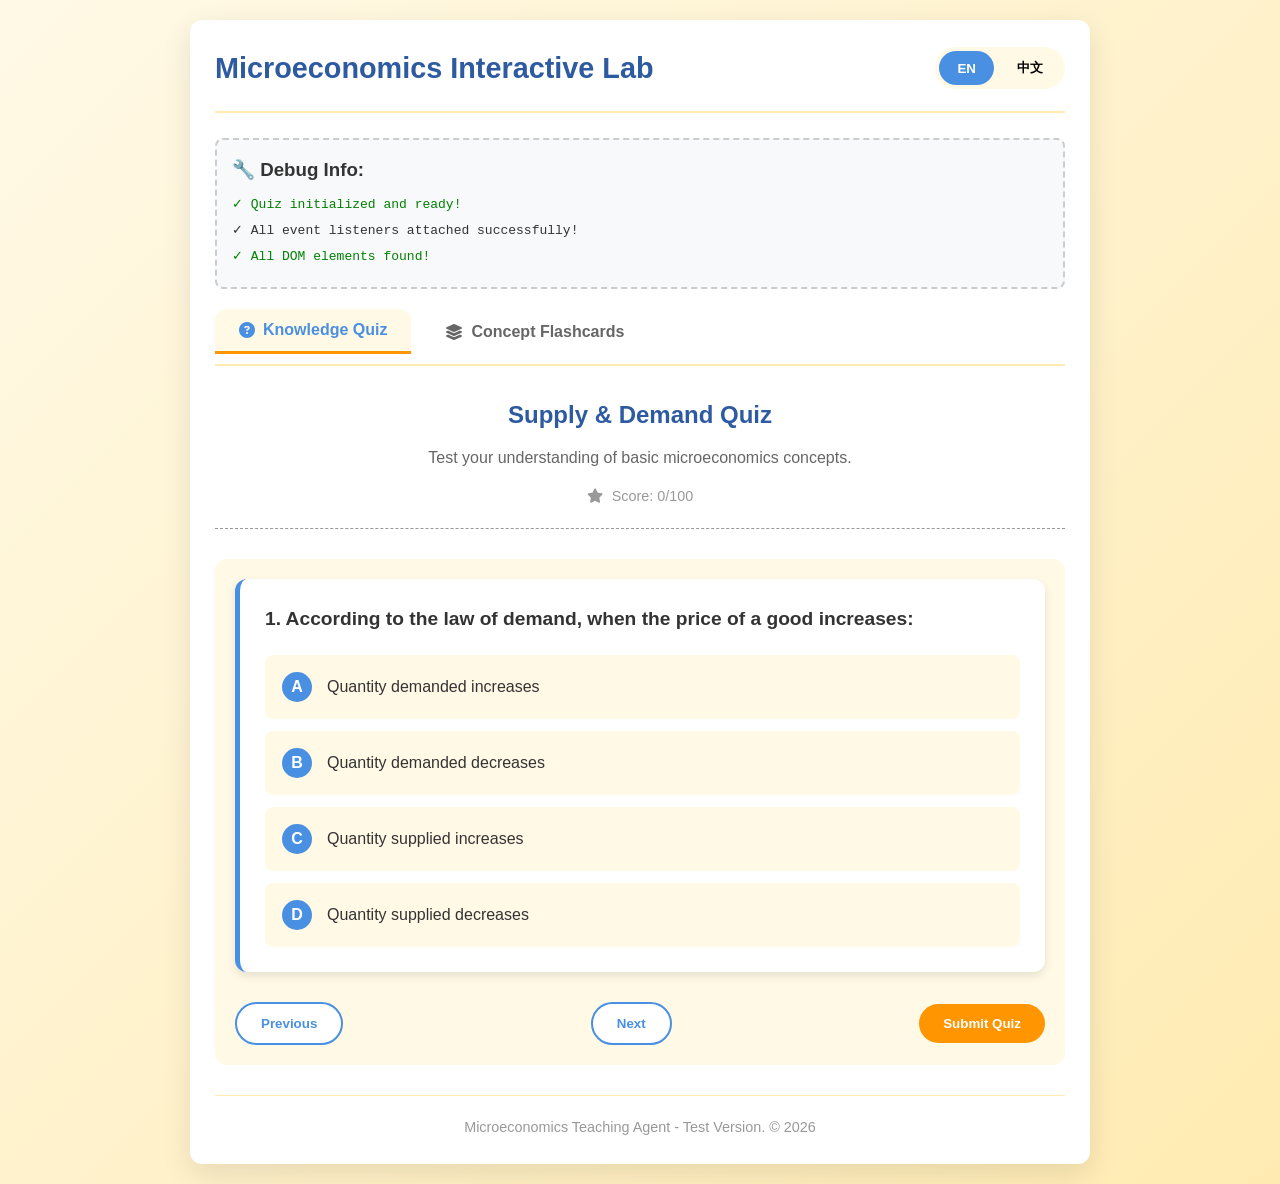
<file: standalone-test.html>
<!DOCTYPE html>
<html lang="en">
<head>
    <meta charset="UTF-8">
    <meta name="viewport" content="width=device-width, initial-scale=1.0">
    <title>Microeconomics Interactive - Standalone Test</title>
    <link rel="stylesheet" href="https://cdnjs.cloudflare.com/ajax/libs/font-awesome/6.4.0/css/all.min.css">
    <style>
        :root {
            --primary-blue: #4A90E2;
            --primary-blue-dark: #2D5AA0;
            --accent-orange: #FF9500;
            --accent-orange-dark: #FF6B35;
            --bg-yellow-light: #FFF9E6;
            --bg-yellow-medium: #FFEBB2;
            --text-dark: #333333;
            --text-medium: #666666;
            --text-light: #999999;
            --white: #FFFFFF;
            --shadow: rgba(0, 0, 0, 0.1);
            --border-radius: 12px;
            --transition: all 0.3s ease;
        }
        * { margin: 0; padding: 0; box-sizing: border-box; }
        body {
            font-family: 'Segoe UI', Tahoma, Geneva, Verdana, sans-serif;
            background: linear-gradient(135deg, var(--bg-yellow-light) 0%, var(--bg-yellow-medium) 100%);
            color: var(--text-dark);
            line-height: 1.6;
            min-height: 100vh;
            padding: 20px;
        }
        .container {
            max-width: 900px;
            margin: 0 auto;
            background-color: var(--white);
            border-radius: var(--border-radius);
            box-shadow: 0 10px 30px var(--shadow);
            overflow: hidden;
            padding: 25px;
        }
        header {
            display: flex;
            justify-content: space-between;
            align-items: center;
            padding-bottom: 20px;
            border-bottom: 2px solid var(--bg-yellow-medium);
            margin-bottom: 25px;
        }
        .logo h1 { font-size: 1.8rem; color: var(--primary-blue-dark); }
        .language-switch {
            display: flex;
            gap: 5px;
            background: var(--bg-yellow-light);
            border-radius: 30px;
            padding: 4px;
        }
        .lang-btn {
            padding: 8px 18px;
            border: none;
            background: transparent;
            border-radius: 30px;
            font-weight: bold;
            cursor: pointer;
            transition: var(--transition);
        }
        .lang-btn.active { background: var(--primary-blue); color: var(--white); }
        .lang-btn:hover:not(.active) { background: var(--bg-yellow-medium); }
        .tabs {
            display: flex;
            gap: 10px;
            margin-bottom: 30px;
            border-bottom: 2px solid var(--bg-yellow-medium);
            padding-bottom: 10px;
        }
        .tab-btn {
            padding: 12px 24px;
            border: none;
            background: transparent;
            border-radius: var(--border-radius) var(--border-radius) 0 0;
            font-size: 1rem;
            font-weight: 600;
            color: var(--text-medium);
            cursor: pointer;
            display: flex;
            align-items: center;
            gap: 8px;
            transition: var(--transition);
        }
        .tab-btn.active {
            color: var(--primary-blue);
            background: var(--bg-yellow-light);
            border-bottom: 3px solid var(--accent-orange);
        }
        .tab-btn:hover:not(.active) { color: var(--primary-blue-dark); background: var(--bg-yellow-light); }
        .tab-content { display: none; animation: fadeIn 0.5s ease; }
        .tab-content.active { display: block; }
        @keyframes fadeIn { from { opacity: 0; } to { opacity: 1; } }
        .quiz-header, .flashcards-header { text-align: center; margin-bottom: 30px; padding-bottom: 20px; border-bottom: 1px dashed var(--text-light); }
        .quiz-header h2, .flashcards-header h2 { color: var(--primary-blue-dark); margin-bottom: 10px; }
        .quiz-header p, .flashcards-header p { color: var(--text-medium); max-width: 700px; margin: 0 auto 15px; }
        .quiz-meta, .flashcards-meta {
            display: flex;
            justify-content: center;
            gap: 20px;
            font-size: 0.9rem;
            color: var(--text-light);
        }
        .quiz-meta i, .flashcards-meta i { margin-right: 5px; }
        .quiz-container {
            padding: 20px;
            background: var(--bg-yellow-light);
            border-radius: var(--border-radius);
            margin-bottom: 30px;
        }
        .question-card {
            background: var(--white);
            border-radius: var(--border-radius);
            padding: 25px;
            margin-bottom: 25px;
            box-shadow: 0 4px 10px var(--shadow);
            border-left: 5px solid var(--primary-blue);
        }
        .question-text { font-size: 1.2rem; font-weight: 600; margin-bottom: 20px; color: var(--text-dark); }
        .options { display: grid; grid-template-columns: 1fr; gap: 12px; }
        .option {
            display: flex;
            align-items: center;
            padding: 15px;
            background: var(--bg-yellow-light);
            border-radius: 8px;
            cursor: pointer;
            transition: var(--transition);
            border: 2px solid transparent;
        }
        .option:hover { background: var(--bg-yellow-medium); }
        .option.selected { border-color: var(--primary-blue); background: rgba(74, 144, 226, 0.1); }
        .option-letter {
            display: inline-flex;
            align-items: center;
            justify-content: center;
            width: 30px;
            height: 30px;
            background: var(--primary-blue);
            color: var(--white);
            border-radius: 50%;
            margin-right: 15px;
            font-weight: bold;
        }
        .option-text { flex: 1; }
        .quiz-controls {
            display: flex;
            justify-content: space-between;
            align-items: center;
            margin-top: 30px;
        }
        .quiz-controls button {
            padding: 12px 24px;
            border: none;
            border-radius: 30px;
            font-weight: 600;
            cursor: pointer;
            transition: var(--transition);
        }
        #prev-btn, #next-btn {
            background: var(--white);
            color: var(--primary-blue);
            border: 2px solid var(--primary-blue);
        }
        #prev-btn:hover, #next-btn:hover { background: var(--primary-blue); color: var(--white); }
        #submit-btn { background: var(--accent-orange); color: var(--white); }
        #submit-btn:hover { background: var(--accent-orange-dark); }
        #result-container {
            background: var(--white);
            border-radius: var(--border-radius);
            padding: 30px;
            text-align: center;
            border: 2px solid var(--bg-yellow-medium);
        }
        .score-display { margin: 25px 0; }
        .score-circle {
            width: 150px;
            height: 150px;
            border-radius: 50%;
            background: linear-gradient(135deg, var(--primary-blue) 0%, var(--accent-orange) 100%);
            color: var(--white);
            display: flex;
            align-items: center;
            justify-content: center;
            font-size: 2.5rem;
            font-weight: bold;
            margin: 0 auto 20px;
        }
        #retry-btn {
            margin-top: 20px;
            padding: 12px 30px;
            background: var(--primary-blue);
            color: var(--white);
            border: none;
            border-radius: 30px;
            font-weight: 600;
            cursor: pointer;
        }
        footer {
            margin-top: 30px;
            padding-top: 20px;
            border-top: 1px solid var(--bg-yellow-medium);
            text-align: center;
            color: var(--text-light);
            font-size: 0.9rem;
        }
        .hidden { display: none !important; }
        .debug-panel {
            background: #f8f9fa;
            border: 2px dashed #ccc;
            padding: 15px;
            margin: 20px 0;
            border-radius: 8px;
        }
        .debug-panel h3 { margin-bottom: 10px; }
        .debug-panel p { margin: 5px 0; font-family: monospace; }
    </style>
</head>
<body>
    <div class="container">
        <header>
            <div class="logo">
                <h1>Microeconomics Interactive Lab</h1>
            </div>
            <div class="language-switch">
                <button id="lang-en" class="lang-btn active">EN</button>
                <button id="lang-cn" class="lang-btn">中文</button>
            </div>
        </header>
        
        <div class="debug-panel">
            <h3>🔧 Debug Info:</h3>
            <p id="debug-status">Initializing...</p>
            <p id="debug-script-status">Script: Not loaded</p>
            <p id="debug-dom-status">DOM Elements: Checking...</p>
        </div>
        
        <nav class="tabs">
            <button class="tab-btn active" data-tab="quiz"><i class="fas fa-question-circle"></i> <span>Knowledge Quiz</span></button>
            <button class="tab-btn" data-tab="flashcards"><i class="fas fa-layer-group"></i> <span>Concept Flashcards</span></button>
        </nav>
        
        <main>
            <div id="quiz-tab" class="tab-content active">
                <div class="quiz-header">
                    <h2>Supply & Demand Quiz</h2>
                    <p>Test your understanding of basic microeconomics concepts.</p>
                    <div class="quiz-meta">
                        <span><i class="fas fa-star"></i> Score: <span id="score-value">0</span>/100</span>
                    </div>
                </div>
                
                <div class="quiz-container">
                    <div id="question-container">
                        <p>Loading questions...</p>
                    </div>
                    
                    <div class="quiz-controls">
                        <button id="prev-btn">Previous</button>
                        <button id="next-btn">Next</button>
                        <button id="submit-btn">Submit Quiz</button>
                    </div>
                </div>
                
                <div id="result-container" class="hidden">
                    <h3>Quiz Results</h3>
                    <div class="score-display">
                        <div class="score-circle">
                            <span id="final-score">0</span>%
                        </div>
                    </div>
                    <button id="retry-btn">Try Again</button>
                </div>
            </div>
            
            <div id="flashcards-tab" class="tab-content">
                <div class="flashcards-header">
                    <h2>Core Concepts Flashcards</h2>
                    <p>Flip cards to learn key microeconomics terms.</p>
                    <div class="flashcards-meta">
                        <span><i class="fas fa-layer-group"></i> <span id="card-counter">Card 1</span></span>
                    </div>
                </div>
                
                <div style="text-align: center; padding: 50px; background: var(--bg-yellow-light); border-radius: 12px;">
                    <p style="font-size: 24px; margin-bottom: 20px;">This is a test flashcard.</p>
                    <p>Click the buttons below to navigate.</p>
                </div>
                
                <div style="display: flex; justify-content: center; gap: 15px; margin-top: 20px;">
                    <button id="prev-card">← Previous</button>
                    <button id="next-card">Next →</button>
                </div>
            </div>
        </main>
        
        <footer>
            <p>Microeconomics Teaching Agent - Test Version. © 2026</p>
        </footer>
    </div>

    <script>
        // ================ DEBUG ================
        const debugStatus = document.getElementById('debug-status');
        const debugScript = document.getElementById('debug-script-status');
        const debugDOM = document.getElementById('debug-dom-status');
        
        debugStatus.textContent = '✓ JavaScript is running!';
        debugStatus.style.color = 'green';
        debugScript.textContent = '✓ Inline script executed successfully!';
        
        // ================ Quiz Data ================
        const quizData = [
            {
                question: "According to the law of demand, when the price of a good increases:",
                options: ["Quantity demanded increases", "Quantity demanded decreases", "Quantity supplied increases", "Quantity supplied decreases"],
                answer: 1
            },
            {
                question: "The point where the demand and supply curves intersect is called:",
                options: ["Shortage point", "Surplus point", "Equilibrium point", "Price ceiling"],
                answer: 2
            },
            {
                question: "A price ceiling set below the equilibrium price leads to:",
                options: ["Surplus", "Shortage", "No effect", "Increase in quality"],
                answer: 1
            }
        ];
        
        // ================ State ================
        let currentQuestion = 0;
        let userAnswers = [];
        let quizSubmitted = false;
        let currentLang = 'en';
        
        // ================ DOM Elements ================
        const langEnBtn = document.getElementById('lang-en');
        const langCnBtn = document.getElementById('lang-cn');
        const tabBtns = document.querySelectorAll('.tab-btn');
        const tabContents = document.querySelectorAll('.tab-content');
        const questionContainer = document.getElementById('question-container');
        const prevBtn = document.getElementById('prev-btn');
        const nextBtn = document.getElementById('next-btn');
        const submitBtn = document.getElementById('submit-btn');
        const resultContainer = document.getElementById('result-container');
        const retryBtn = document.getElementById('retry-btn');
        const scoreValue = document.getElementById('score-value');
        const finalScore = document.getElementById('final-score');
        const cardCounter = document.getElementById('card-counter');
        const prevCardBtn = document.getElementById('prev-card');
        const nextCardBtn = document.getElementById('next-card');
        
        debugDOM.textContent = '✓ All DOM elements found!';
        debugDOM.style.color = 'green';
        
        // ================ Functions ================
        function renderQuestion() {
            if (quizSubmitted) return;
            
            const q = quizData[currentQuestion];
            let html = `
                <div class="question-card">
                    <div class="question-text">${currentQuestion + 1}. ${q.question}</div>
                    <div class="options">
            `;
            
            q.options.forEach((opt, i) => {
                const selected = userAnswers[currentQuestion] === i ? 'selected' : '';
                const letter = String.fromCharCode(65 + i);
                html += `
                    <div class="option ${selected}" data-index="${i}">
                        <span class="option-letter">${letter}</span>
                        <span class="option-text">${opt}</span>
                    </div>
                `;
            });
            
            html += '</div></div>';
            questionContainer.innerHTML = html;
            
            // Attach click events
            document.querySelectorAll('.option').forEach(opt => {
                opt.addEventListener('click', () => {
                    const idx = parseInt(opt.dataset.index);
                    userAnswers[currentQuestion] = idx;
                    renderQuestion();
                });
            });
            
            // Update controls
            prevBtn.disabled = currentQuestion === 0;
            nextBtn.disabled = currentQuestion === quizData.length - 1;
        }
        
        function switchTab(tabName) {
            tabBtns.forEach(btn => {
                btn.classList.toggle('active', btn.dataset.tab === tabName);
            });
            tabContents.forEach(content => {
                content.classList.toggle('active', content.id === tabName + '-tab');
            });
        }
        
        function submitQuiz() {
            quizSubmitted = true;
            let correct = 0;
            quizData.forEach((q, i) => {
                if (userAnswers[i] === q.answer) correct++;
            });
            const score = Math.round((correct / quizData.length) * 100);
            finalScore.textContent = score;
            questionContainer.innerHTML = `<p style="text-align:center;padding:30px;">Quiz submitted! Your score: ${score}%</p>`;
            resultContainer.classList.remove('hidden');
        }
        
        function resetQuiz() {
            currentQuestion = 0;
            userAnswers = [];
            quizSubmitted = false;
            resultContainer.classList.add('hidden');
            renderQuestion();
        }
        
        // ================ Event Listeners ================
        console.log('Setting up event listeners...');
        
        langEnBtn.addEventListener('click', () => {
            currentLang = 'en';
            langEnBtn.classList.add('active');
            langCnBtn.classList.remove('active');
        });
        
        langCnBtn.addEventListener('click', () => {
            currentLang = 'cn';
            langCnBtn.classList.add('active');
            langEnBtn.classList.remove('active');
        });
        
        tabBtns.forEach(btn => {
            btn.addEventListener('click', () => switchTab(btn.dataset.tab));
        });
        
        prevBtn.addEventListener('click', () => {
            if (currentQuestion > 0) {
                currentQuestion--;
                renderQuestion();
            }
        });
        
        nextBtn.addEventListener('click', () => {
            if (currentQuestion < quizData.length - 1) {
                currentQuestion++;
                renderQuestion();
            }
        });
        
        submitBtn.addEventListener('click', submitQuiz);
        retryBtn.addEventListener('click', resetQuiz);
        
        prevCardBtn.addEventListener('click', () => {
            cardCounter.textContent = 'Card Previous clicked!';
        });
        
        nextCardBtn.addEventListener('click', () => {
            cardCounter.textContent = 'Card Next clicked!';
        });
        
        // ================ Initialize ================
        console.log('Initializing quiz...');
        renderQuestion();
        debugStatus.textContent = '✓ Quiz initialized and ready!';
        debugScript.textContent = '✓ All event listeners attached successfully!';
        
        // Final debug message
        setTimeout(() => {
            alert('Test complete! If you can see this message and buttons are working, the JavaScript is functioning correctly.');
        }, 2000);
    </script>
</body>
</html>
</file>
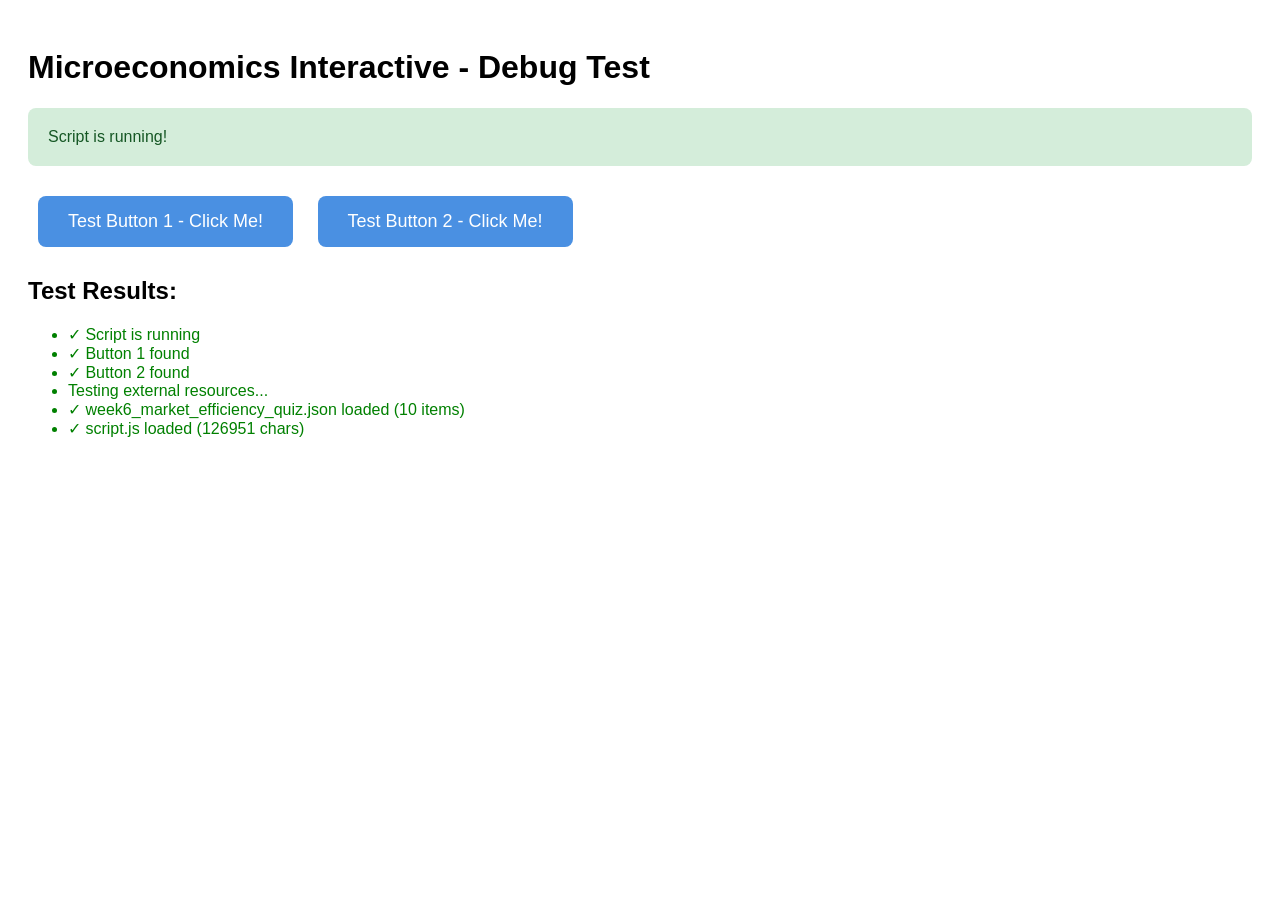
<file: test.html>
<!DOCTYPE html>
<html lang="en">
<head>
    <meta charset="UTF-8">
    <meta name="viewport" content="width=device-width, initial-scale=1.0">
    <title>Microeconomics Interactive - Test Version</title>
    <style>
        body { font-family: Arial, sans-serif; padding: 20px; }
        .test-btn { padding: 15px 30px; margin: 10px; font-size: 18px; cursor: pointer; background: #4A90E2; color: white; border: none; border-radius: 8px; }
        .test-btn:hover { background: #2D5AA0; }
        #status { padding: 20px; margin: 20px 0; border-radius: 8px; font-size: 16px; }
        .success { background: #d4edda; color: #155724; }
        .error { background: #f8d7da; color: #721c24; }
        .loading { background: #fff3cd; color: #856404; }
    </style>
</head>
<body>
    <h1>Microeconomics Interactive - Debug Test</h1>
    
    <div id="status" class="loading">Testing...</div>
    
    <button class="test-btn" id="test-btn-1">Test Button 1 - Click Me!</button>
    <button class="test-btn" id="test-btn-2">Test Button 2 - Click Me!</button>
    
    <div id="click-log"></div>
    
    <h2>Test Results:</h2>
    <ul id="test-results"></ul>

    <script>
        // Simple test script
        const status = document.getElementById('status');
        const testResults = document.getElementById('test-results');
        const clickLog = document.getElementById('click-log');
        
        function addResult(text, isSuccess) {
            const li = document.createElement('li');
            li.textContent = text;
            li.style.color = isSuccess ? 'green' : 'red';
            testResults.appendChild(li);
        }
        
        function logClick(msg) {
            clickLog.innerHTML += `<p>${new Date().toLocaleTimeString()}: ${msg}</p>`;
        }
        
        // Test 1: Check if script runs at all
        addResult('✓ Script is running', true);
        status.textContent = 'Script is running!';
        status.className = 'success';
        
        // Test 2: Check button existence
        const btn1 = document.getElementById('test-btn-1');
        if (btn1) {
            addResult('✓ Button 1 found', true);
            btn1.addEventListener('click', () => {
                logClick('Button 1 clicked!');
                btn1.textContent = 'Button 1 clicked!';
            });
        } else {
            addResult('✗ Button 1 NOT found', false);
        }
        
        const btn2 = document.getElementById('test-btn-2');
        if (btn2) {
            addResult('✓ Button 2 found', true);
            btn2.addEventListener('click', () => {
                logClick('Button 2 clicked!');
                btn2.textContent = 'Button 2 clicked!';
            });
        } else {
            addResult('✗ Button 2 NOT found', false);
        }
        
        // Test 3: Check if external resources load
        addResult('Testing external resources...', true);
        
        Promise.all([
            fetch('week6_market_efficiency_quiz.json').then(r => r.json()).then(d => { addResult('✓ week6_market_efficiency_quiz.json loaded (' + d.length + ' items)', true); }),
            fetch('script.js').then(r => r.text()).then(d => { addResult('✓ script.js loaded (' + d.length + ' chars)', true); })
        ]).catch(err => {
            addResult('✗ Error loading resources: ' + err.message, false);
        });
    </script>
</body>
</html>
</file>
<file: style.css>
/* Main Stylesheet for Interactive Components */
:root {
    --primary-blue: #4A90E2;
    --primary-blue-dark: #2D5AA0;
    --accent-orange: #FF9500;
    --accent-orange-dark: #FF6B35;
    --bg-yellow-light: #FFF9E6;
    --bg-yellow-medium: #FFEBB2;
    --text-dark: #333333;
    --text-medium: #666666;
    --text-light: #999999;
    --white: #FFFFFF;
    --shadow: rgba(0, 0, 0, 0.1);
    --border-radius: 12px;
    --transition: all 0.3s ease;
}

* {
    margin: 0;
    padding: 0;
    box-sizing: border-box;
}

body {
    font-family: 'Segoe UI', Tahoma, Geneva, Verdana, sans-serif;
    background: linear-gradient(135deg, var(--bg-yellow-light) 0%, var(--bg-yellow-medium) 100%);
    color: var(--text-dark);
    line-height: 1.6;
    min-height: 100vh;
    padding: 20px;
}

.container {
    max-width: 900px;
    margin: 0 auto;
    background-color: var(--white);
    border-radius: var(--border-radius);
    box-shadow: 0 10px 30px var(--shadow);
    overflow: hidden;
    padding: 25px;
}

/* Header */
header {
    display: flex;
    justify-content: space-between;
    align-items: center;
    padding-bottom: 20px;
    border-bottom: 2px solid var(--bg-yellow-medium);
    margin-bottom: 25px;
}

.logo {
    display: flex;
    align-items: center;
    gap: 15px;
}

.logo img {
    width: 60px;
    height: 60px;
    border-radius: 50%;
    object-fit: cover;
    border: 3px solid var(--primary-blue);
}

.logo h1 {
    font-size: 1.8rem;
    color: var(--primary-blue-dark);
}

.language-switch {
    display: flex;
    gap: 5px;
    background: var(--bg-yellow-light);
    border-radius: 30px;
    padding: 4px;
}

.lang-btn {
    padding: 8px 18px;
    border: none;
    background: transparent;
    border-radius: 30px;
    font-weight: bold;
    cursor: pointer;
    transition: var(--transition);
}

.lang-btn.active {
    background: var(--primary-blue);
    color: var(--white);
}

.lang-btn:hover:not(.active) {
    background: var(--bg-yellow-medium);
}

/* Tabs */
.tabs {
    display: flex;
    gap: 10px;
    margin-bottom: 30px;
    border-bottom: 2px solid var(--bg-yellow-medium);
    padding-bottom: 10px;
}

.tab-btn {
    padding: 12px 24px;
    border: none;
    background: transparent;
    border-radius: var(--border-radius) var(--border-radius) 0 0;
    font-size: 1rem;
    font-weight: 600;
    color: var(--text-medium);
    cursor: pointer;
    display: flex;
    align-items: center;
    gap: 8px;
    transition: var(--transition);
}

.tab-btn.active {
    color: var(--primary-blue);
    background: var(--bg-yellow-light);
    border-bottom: 3px solid var(--accent-orange);
}

.tab-btn:hover:not(.active) {
    color: var(--primary-blue-dark);
    background: var(--bg-yellow-light);
}

/* Tab Content */
.tab-content {
    display: none;
    animation: fadeIn 0.5s ease;
}

.tab-content.active {
    display: block;
}

@keyframes fadeIn {
    from { opacity: 0; }
    to { opacity: 1; }
}

/* Quiz Header */
.quiz-header, .flashcards-header {
    text-align: center;
    margin-bottom: 30px;
    padding-bottom: 20px;
    border-bottom: 1px dashed var(--text-light);
}

.quiz-header h2, .flashcards-header h2 {
    color: var(--primary-blue-dark);
    margin-bottom: 10px;
}

.quiz-header p, .flashcards-header p {
    color: var(--text-medium);
    max-width: 700px;
    margin: 0 auto 15px;
}

.quiz-meta, .flashcards-meta {
    display: flex;
    justify-content: center;
    gap: 20px;
    font-size: 0.9rem;
    color: var(--text-light);
}

.quiz-meta i, .flashcards-meta i {
    margin-right: 5px;
}

/* Quiz Container */
.quiz-container {
    padding: 20px;
    background: var(--bg-yellow-light);
    border-radius: var(--border-radius);
    margin-bottom: 30px;
}

.question-card {
    background: var(--white);
    border-radius: var(--border-radius);
    padding: 25px;
    margin-bottom: 25px;
    box-shadow: 0 4px 10px var(--shadow);
    border-left: 5px solid var(--primary-blue);
}

.question-text {
    font-size: 1.2rem;
    font-weight: 600;
    margin-bottom: 20px;
    color: var(--text-dark);
}

.options {
    display: grid;
    grid-template-columns: 1fr;
    gap: 12px;
}

.option {
    display: flex;
    align-items: center;
    padding: 15px;
    background: var(--bg-yellow-light);
    border-radius: 8px;
    cursor: pointer;
    transition: var(--transition);
    border: 2px solid transparent;
}

.option:hover {
    background: var(--bg-yellow-medium);
}

.option.selected {
    border-color: var(--primary-blue);
    background: rgba(74, 144, 226, 0.1);
}

.option-letter {
    display: inline-flex;
    align-items: center;
    justify-content: center;
    width: 30px;
    height: 30px;
    background: var(--primary-blue);
    color: var(--white);
    border-radius: 50%;
    margin-right: 15px;
    font-weight: bold;
}

.option-text {
    flex: 1;
}

.quiz-controls {
    display: flex;
    justify-content: space-between;
    align-items: center;
    margin-top: 30px;
}

.quiz-controls button {
    padding: 12px 24px;
    border: none;
    border-radius: 30px;
    font-weight: 600;
    cursor: pointer;
    transition: var(--transition);
}

#prev-btn, #next-btn {
    background: var(--white);
    color: var(--primary-blue);
    border: 2px solid var(--primary-blue);
}

#prev-btn:hover, #next-btn:hover {
    background: var(--primary-blue);
    color: var(--white);
}

#submit-btn {
    background: var(--accent-orange);
    color: var(--white);
}

#submit-btn:hover {
    background: var(--accent-orange-dark);
}

/* Result Container */
#result-container {
    background: var(--white);
    border-radius: var(--border-radius);
    padding: 30px;
    text-align: center;
    border: 2px solid var(--bg-yellow-medium);
}

.score-display {
    margin: 25px 0;
}

.score-circle {
    width: 150px;
    height: 150px;
    border-radius: 50%;
    background: linear-gradient(135deg, var(--primary-blue) 0%, var(--accent-orange) 100%);
    color: var(--white);
    display: flex;
    align-items: center;
    justify-content: center;
    font-size: 2.5rem;
    font-weight: bold;
    margin: 0 auto 20px;
}

#score-message {
    font-size: 1.2rem;
    color: var(--text-medium);
}

.review-item {
    text-align: left;
    padding: 20px;
    margin-bottom: 15px;
    border-radius: var(--border-radius);
    background: var(--bg-yellow-light);
}

.review-correct {
    border-left: 5px solid #4CAF50;
}

.review-incorrect {
    border-left: 5px solid #F44336;
}

.review-question {
    font-weight: 600;
    margin-bottom: 8px;
}

.review-answer {
    font-size: 0.95rem;
    color: var(--text-medium);
}

#retry-btn {
    margin-top: 20px;
    padding: 12px 30px;
    background: var(--primary-blue);
    color: var(--white);
    border: none;
    border-radius: 30px;
    font-weight: 600;
    cursor: pointer;
    transition: var(--transition);
}

#retry-btn:hover {
    background: var(--primary-blue-dark);
}

/* Flashcards */
.flashcards-container {
    padding: 20px;
    background: var(--bg-yellow-light);
    border-radius: var(--border-radius);
}

.card-nav {
    display: flex;
    justify-content: space-between;
    align-items: center;
    margin-bottom: 30px;
}

.card-nav button {
    padding: 10px 20px;
    border: none;
    background: var(--white);
    color: var(--primary-blue);
    border: 2px solid var(--primary-blue);
    border-radius: 30px;
    font-weight: 600;
    cursor: pointer;
    transition: var(--transition);
}

.card-nav button:hover {
    background: var(--primary-blue);
    color: var(--white);
}

#card-counter {
    font-weight: 600;
    color: var(--text-dark);
}

.card-area {
    perspective: 1000px;
    height: 350px;
    margin-bottom: 30px;
}

.card {
    width: 100%;
    height: 100%;
    position: relative;
    transform-style: preserve-3d;
    transition: transform 0.8s;
    border-radius: var(--border-radius);
    box-shadow: 0 10px 25px var(--shadow);
}

.card.flipped {
    transform: rotateY(180deg);
}

.card-front, .card-back {
    position: absolute;
    width: 100%;
    height: 100%;
    backface-visibility: hidden;
    border-radius: var(--border-radius);
    padding: 40px;
    display: flex;
    align-items: center;
    justify-content: center;
}

.card-front {
    background: linear-gradient(135deg, var(--primary-blue) 0%, var(--primary-blue-dark) 100%);
    color: var(--white);
}

.card-back {
    background: var(--white);
    color: var(--text-dark);
    transform: rotateY(180deg);
    overflow-y: auto;
}

.card-term h3 {
    font-size: 3rem;
    text-align: center;
    margin-bottom: 15px;
}

.hint {
    font-size: 0.9rem;
    opacity: 0.8;
    text-align: center;
}

.card-definition, .card-example {
    margin-bottom: 25px;
}

.card-definition h4, .card-example h4 {
    color: var(--primary-blue);
    margin-bottom: 10px;
    font-size: 1.3rem;
}

.card-controls {
    display: flex;
    justify-content: center;
    gap: 15px;
    margin-bottom: 30px;
}

.card-controls button {
    padding: 12px 24px;
    border: none;
    border-radius: 30px;
    font-weight: 600;
    cursor: pointer;
    display: flex;
    align-items: center;
    gap: 8px;
    transition: var(--transition);
}

#flip-btn {
    background: var(--white);
    color: var(--primary-blue);
    border: 2px solid var(--primary-blue);
}

#flip-btn:hover {
    background: var(--primary-blue);
    color: var(--white);
}

.master-btn {
    background: #4CAF50;
    color: var(--white);
}

.master-btn:hover {
    background: #388E3C;
}

.review-btn {
    background: #FF9800;
    color: var(--white);
}

.review-btn:hover {
    background: #F57C00;
}

.progress {
    background: var(--white);
    padding: 20px;
    border-radius: var(--border-radius);
}

.progress-bar {
    height: 12px;
    background: var(--bg-yellow-medium);
    border-radius: 6px;
    overflow: hidden;
    margin-bottom: 15px;
}

.progress-fill {
    height: 100%;
    background: linear-gradient(90deg, var(--primary-blue) 0%, var(--accent-orange) 100%);
    border-radius: 6px;
    transition: width 0.5s ease;
}

.progress-labels {
    display: flex;
    justify-content: space-between;
    font-size: 0.9rem;
    color: var(--text-medium);
}

/* Footer */
footer {
    margin-top: 30px;
    padding-top: 20px;
    border-top: 1px solid var(--bg-yellow-medium);
    text-align: center;
    color: var(--text-light);
    font-size: 0.9rem;
}

/* Utility */
.hidden {
    display: none !important;
}

/* Responsive */
@media (max-width: 768px) {
    .container {
        padding: 15px;
    }
    
    header {
        flex-direction: column;
        gap: 15px;
        text-align: center;
    }
    
    .logo h1 {
        font-size: 1.5rem;
    }
    
    .tabs {
        flex-wrap: wrap;
    }
    
    .tab-btn {
        padding: 10px 15px;
        font-size: 0.9rem;
    }
    
    .question-card {
        padding: 20px;
    }
    
    .card-term h3 {
        font-size: 2.5rem;
    }
    
    .card-front, .card-back {
        padding: 25px;
    }
    
    .quiz-controls {
        flex-direction: column;
        gap: 15px;
    }
    
    .quiz-controls button {
        width: 100%;
    }
    
    .card-nav button {
        padding: 8px 15px;
        font-size: 0.9rem;
    }
}/* Quiz Category Selector */
.quiz-category {
    display: flex;
    justify-content: center;
    gap: 10px;
    margin-top: 20px;
    margin-bottom: 10px;
}

.category-btn {
    padding: 10px 20px;
    border: none;
    background: var(--bg-yellow-light);
    color: var(--text-medium);
    border-radius: 30px;
    font-weight: 600;
    cursor: pointer;
    transition: var(--transition);
    border: 2px solid transparent;
}

.category-btn:hover {
    background: var(--bg-yellow-medium);
    color: var(--text-dark);
}

.category-btn.active {
    background: var(--primary-blue);
    color: var(--white);
    border-color: var(--primary-blue-dark);
}

/* Flashcards Category Selector */
.flashcards-category {
    display: flex;
    justify-content: center;
    gap: 10px;
    margin-top: 20px;
    margin-bottom: 10px;
}

.flashcards-category .category-btn {
    padding: 8px 16px;
    font-size: 0.9rem;
}

/* Feedback Section */
.feedback-section {
    background: linear-gradient(135deg, #f8f9fa 0%, #e9ecef 100%);
    border-radius: var(--border-radius);
    padding: 20px;
    margin-top: 30px;
    margin-bottom: 20px;
    border: 1px solid #dee2e6;
}

.feedback-section h3 {
    color: var(--text-dark);
    margin-bottom: 10px;
    font-size: 1.3rem;
}

.feedback-section p {
    color: var(--text-medium);
    margin-bottom: 15px;
    font-size: 0.95rem;
}

.feedback-buttons {
    display: flex;
    justify-content: center;
    gap: 15px;
    margin-bottom: 15px;
}

.feedback-btn {
    padding: 12px 24px;
    border: none;
    border-radius: 30px;
    font-weight: 600;
    cursor: pointer;
    transition: var(--transition);
    display: flex;
    align-items: center;
    gap: 8px;
    font-size: 1rem;
}

.feedback-btn.too-easy {
    background: linear-gradient(135deg, #28a745 0%, #20c997 100%);
    color: white;
}

.feedback-btn.just-right {
    background: linear-gradient(135deg, #007bff 0%, #17a2b8 100%);
    color: white;
}

.feedback-btn.too-hard {
    background: linear-gradient(135deg, #dc3545 0%, #fd7e14 100%);
    color: white;
}

.feedback-btn:hover {
    transform: translateY(-2px);
    box-shadow: 0 5px 15px rgba(0, 0, 0, 0.1);
}

#feedback-thankyou {
    text-align: center;
    padding: 15px;
    background-color: #d4edda;
    border-radius: var(--border-radius);
    color: #155724;
    border: 1px solid #c3e6cb;
    margin-top: 15px;
}

.feedback-stats {
    text-align: center;
    color: var(--text-light);
    font-size: 0.85rem;
    margin-top: 10px;
}
</file>
